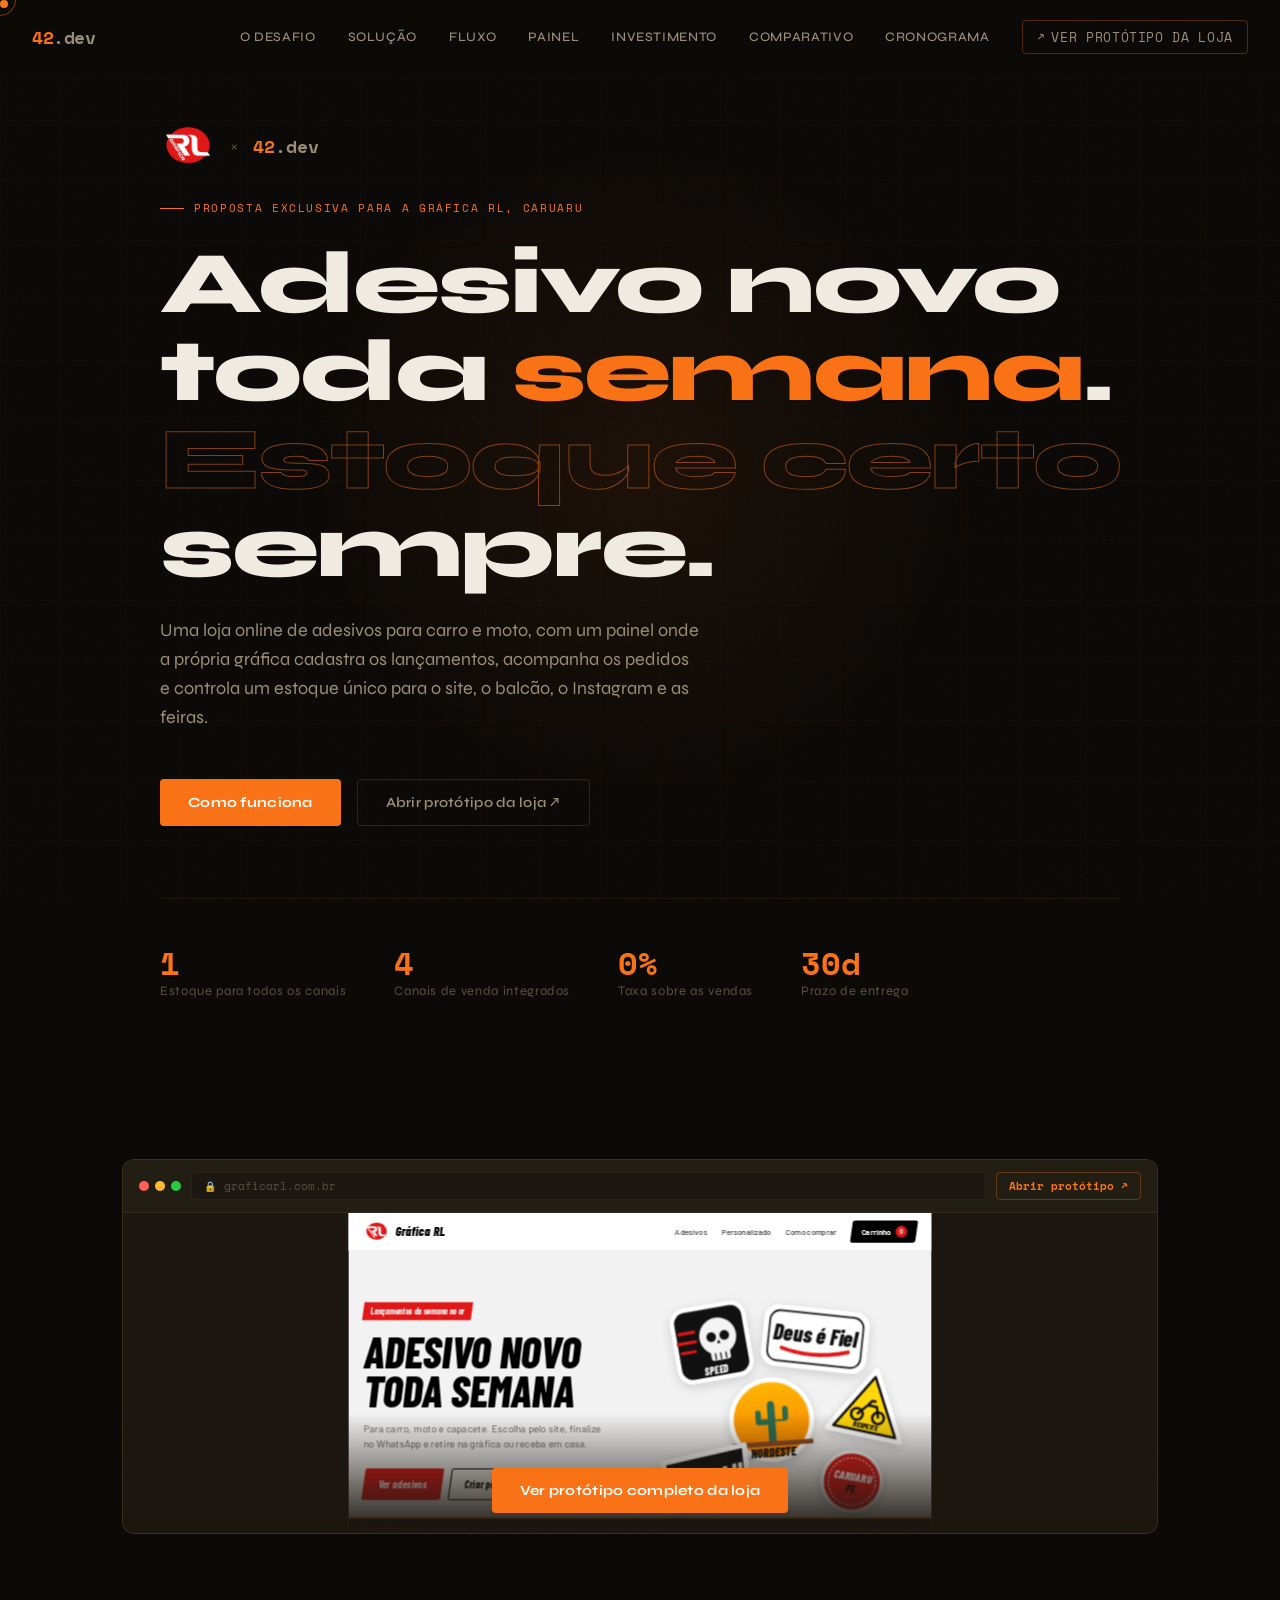
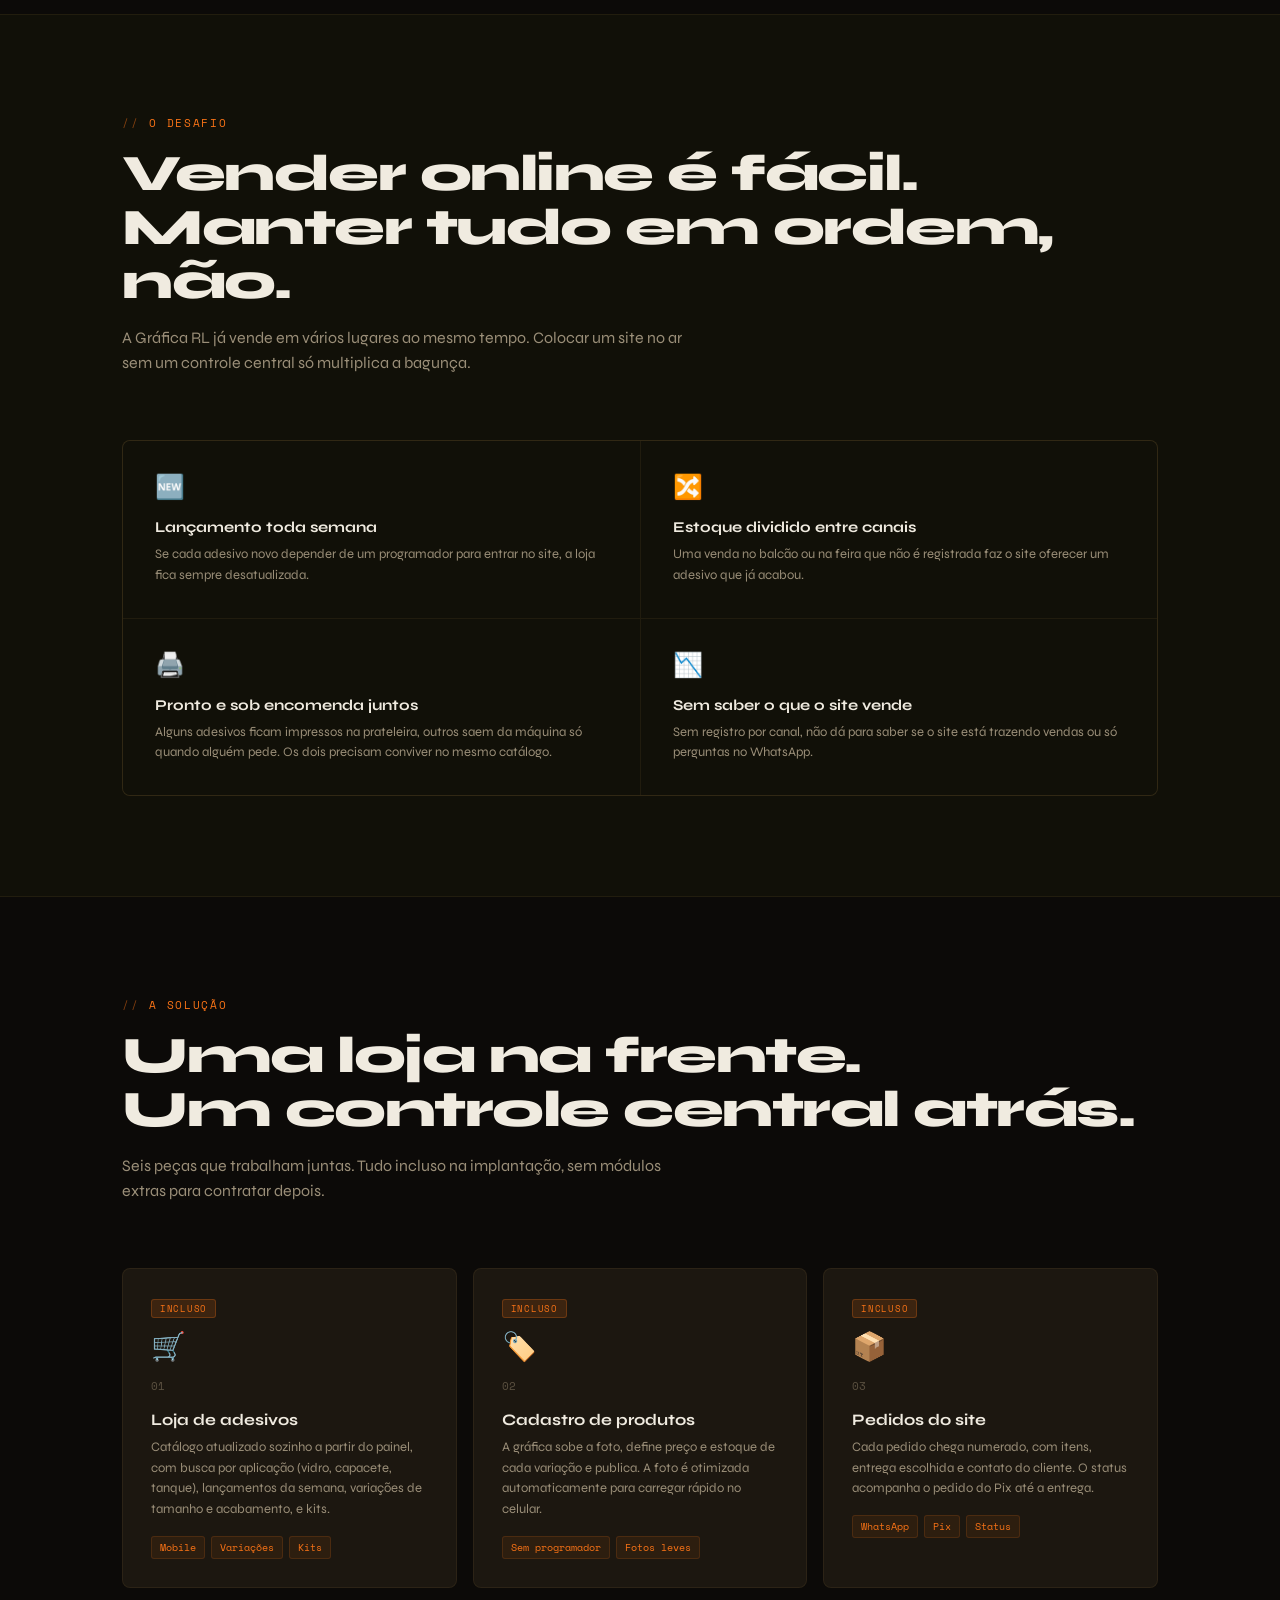
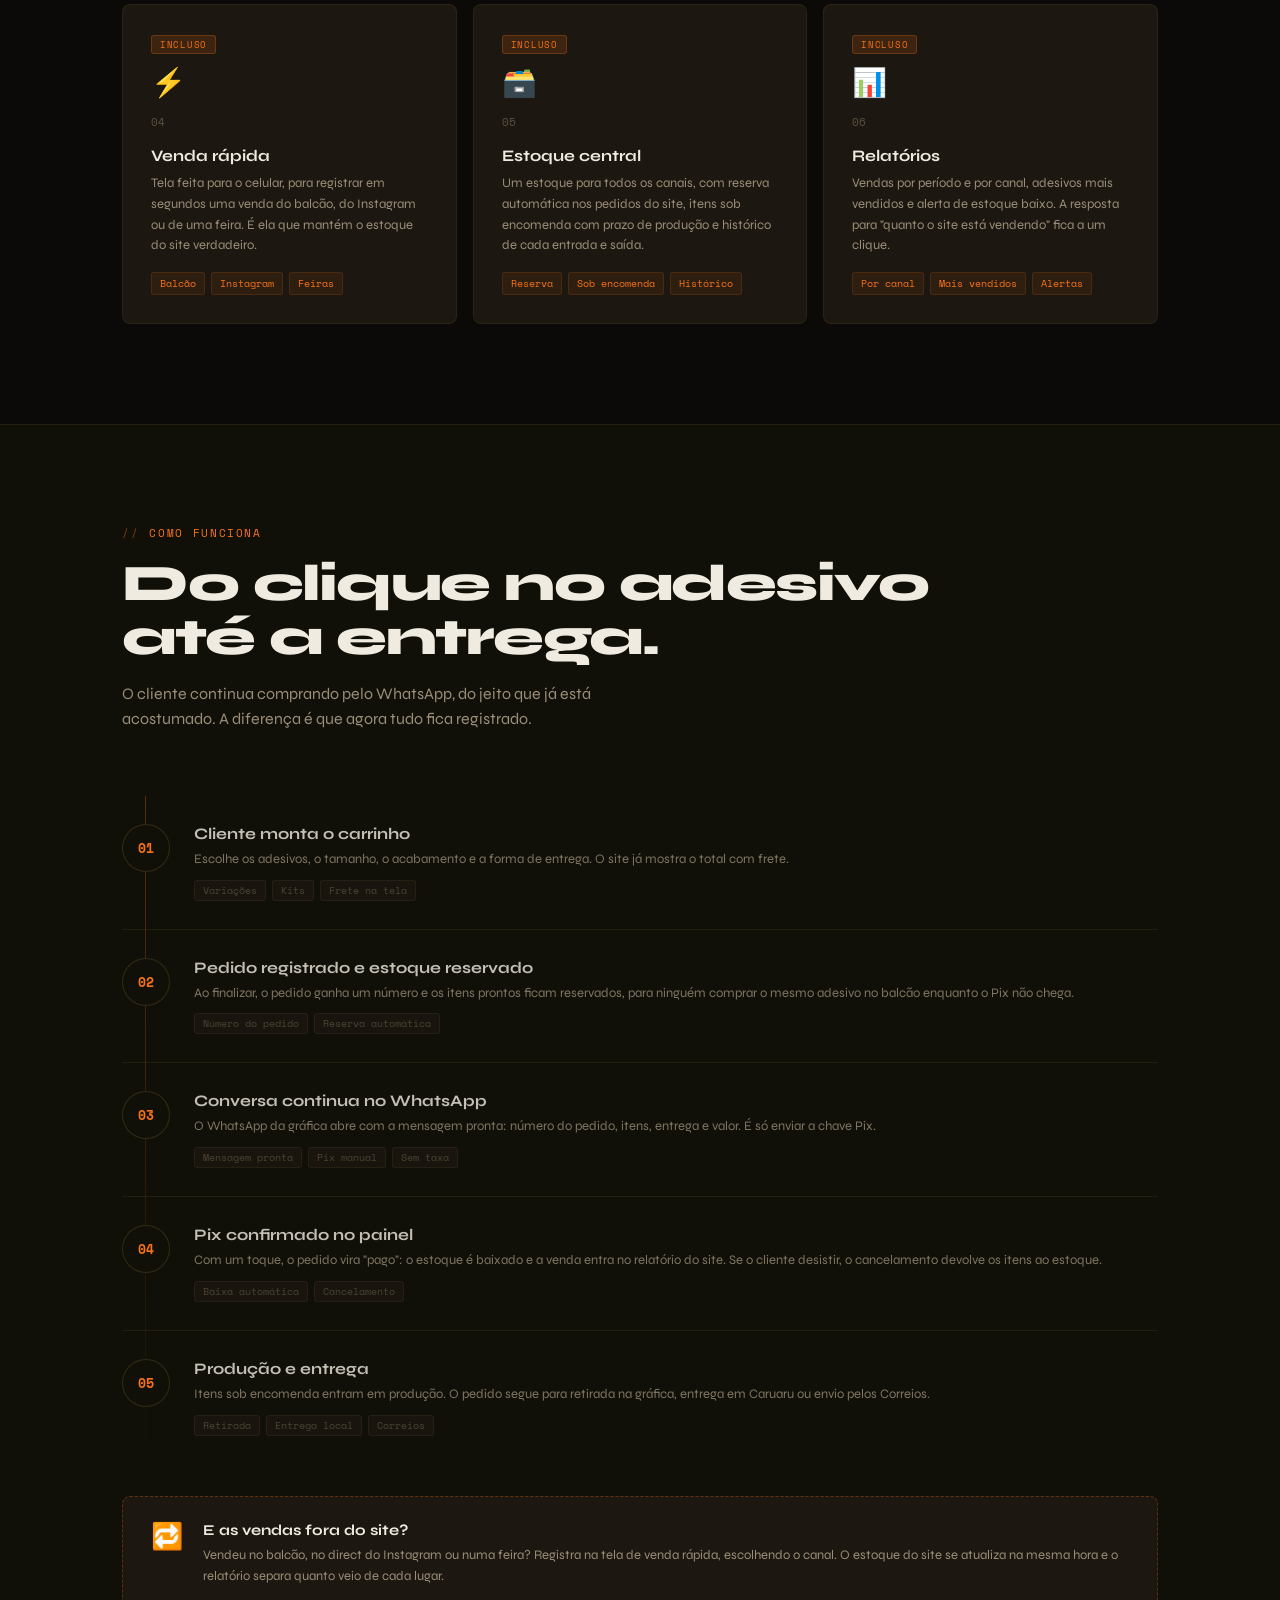
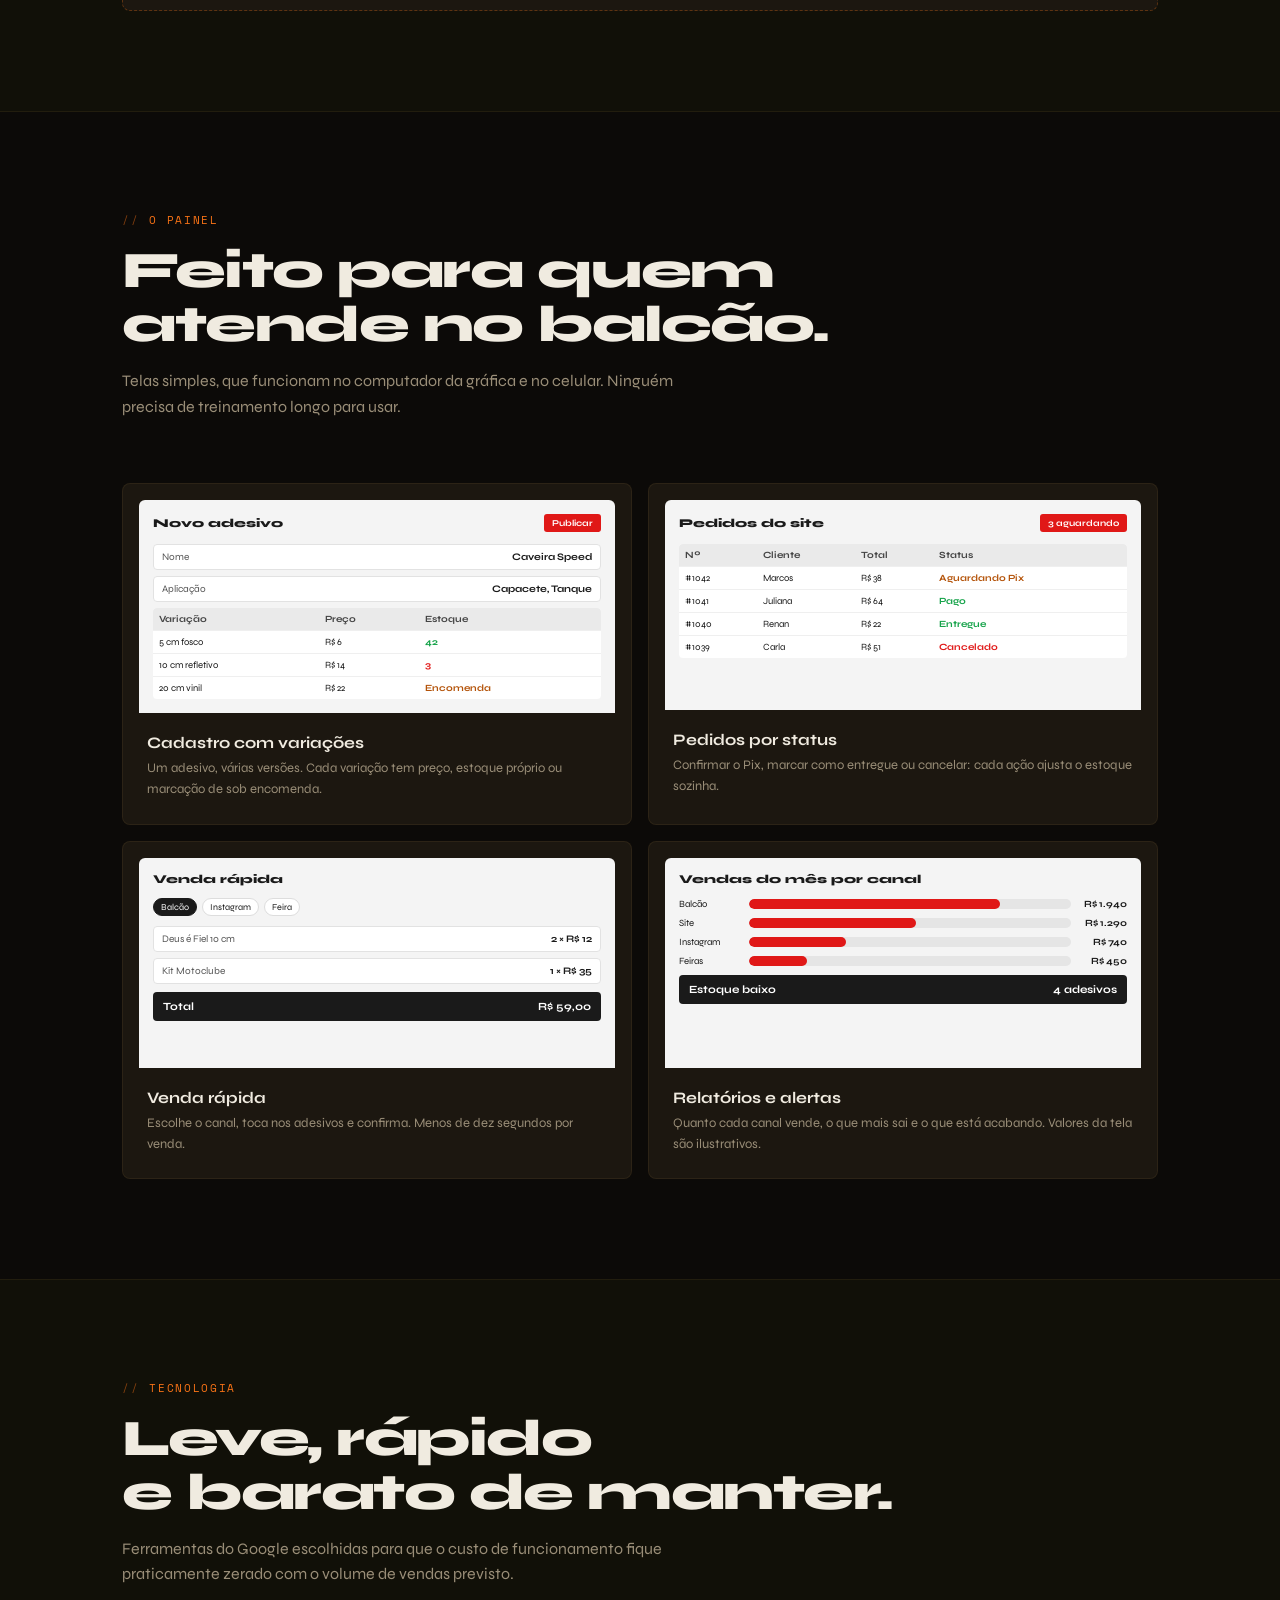
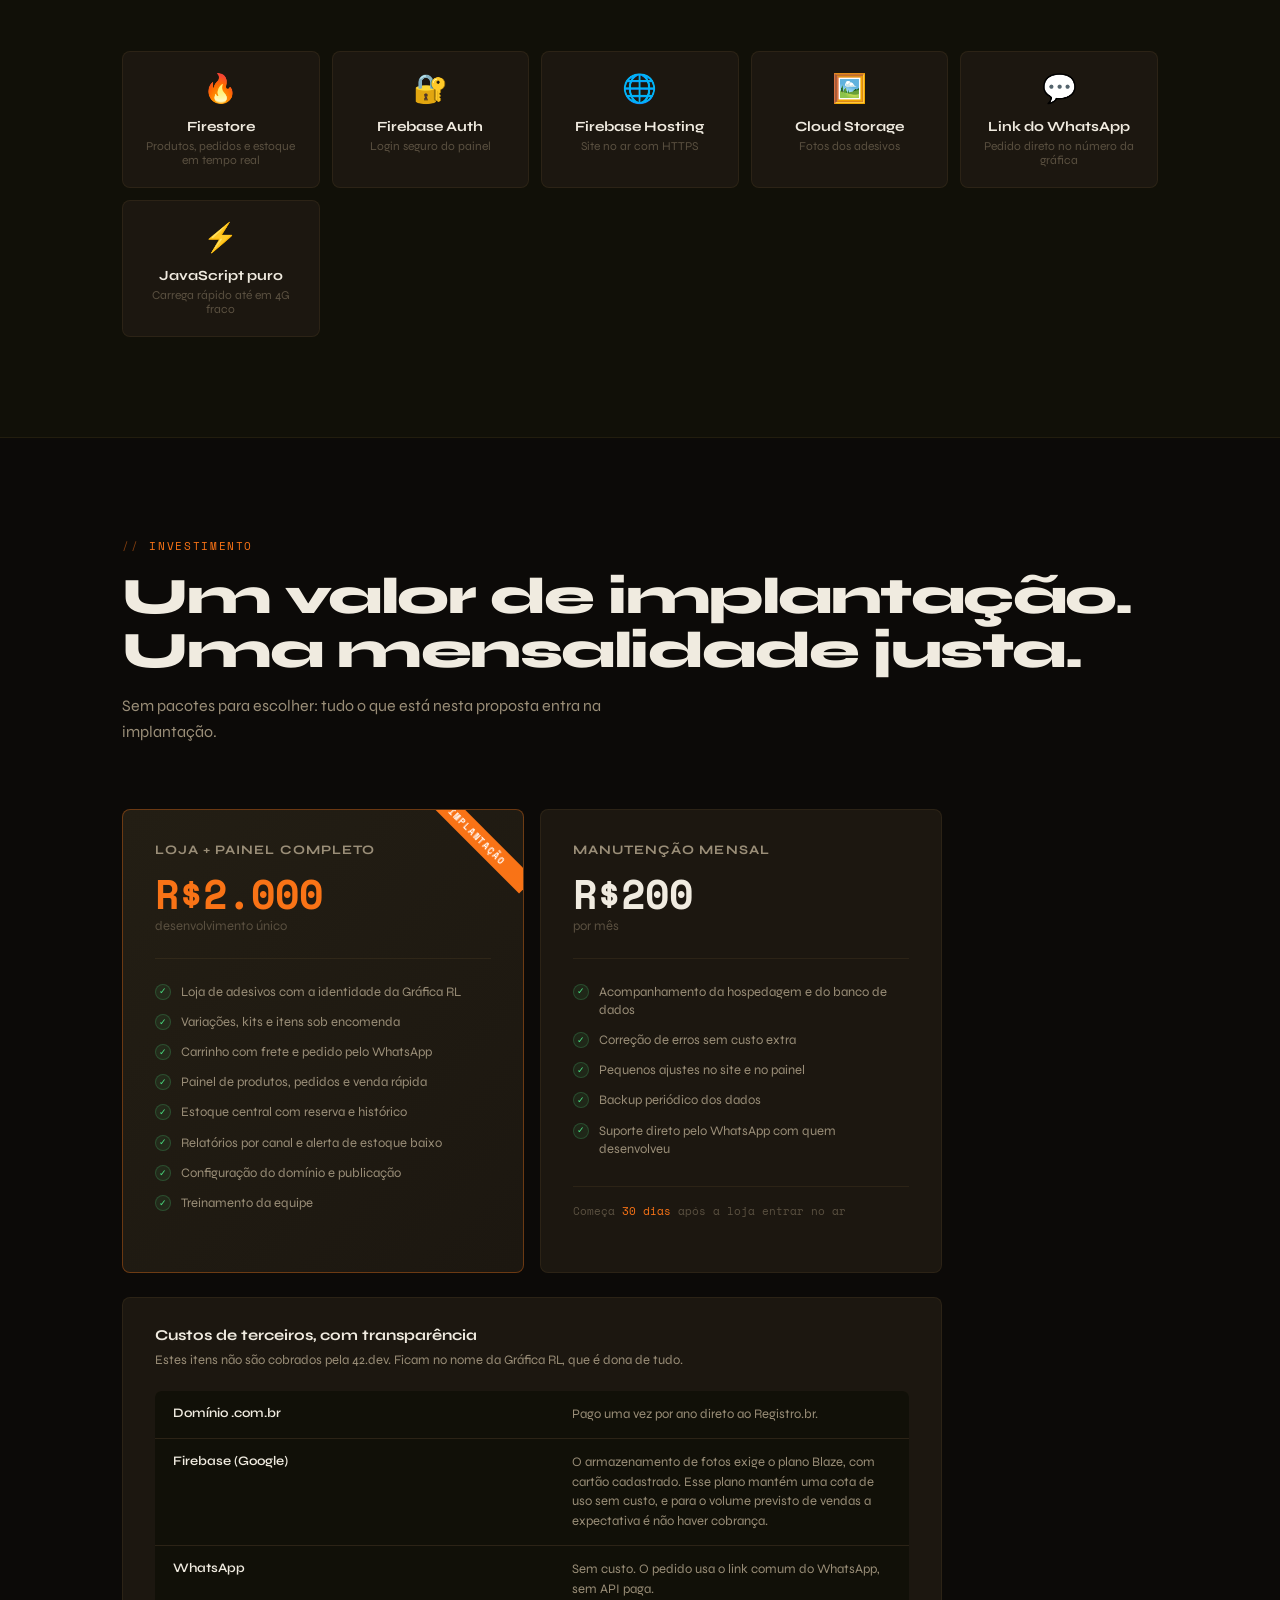
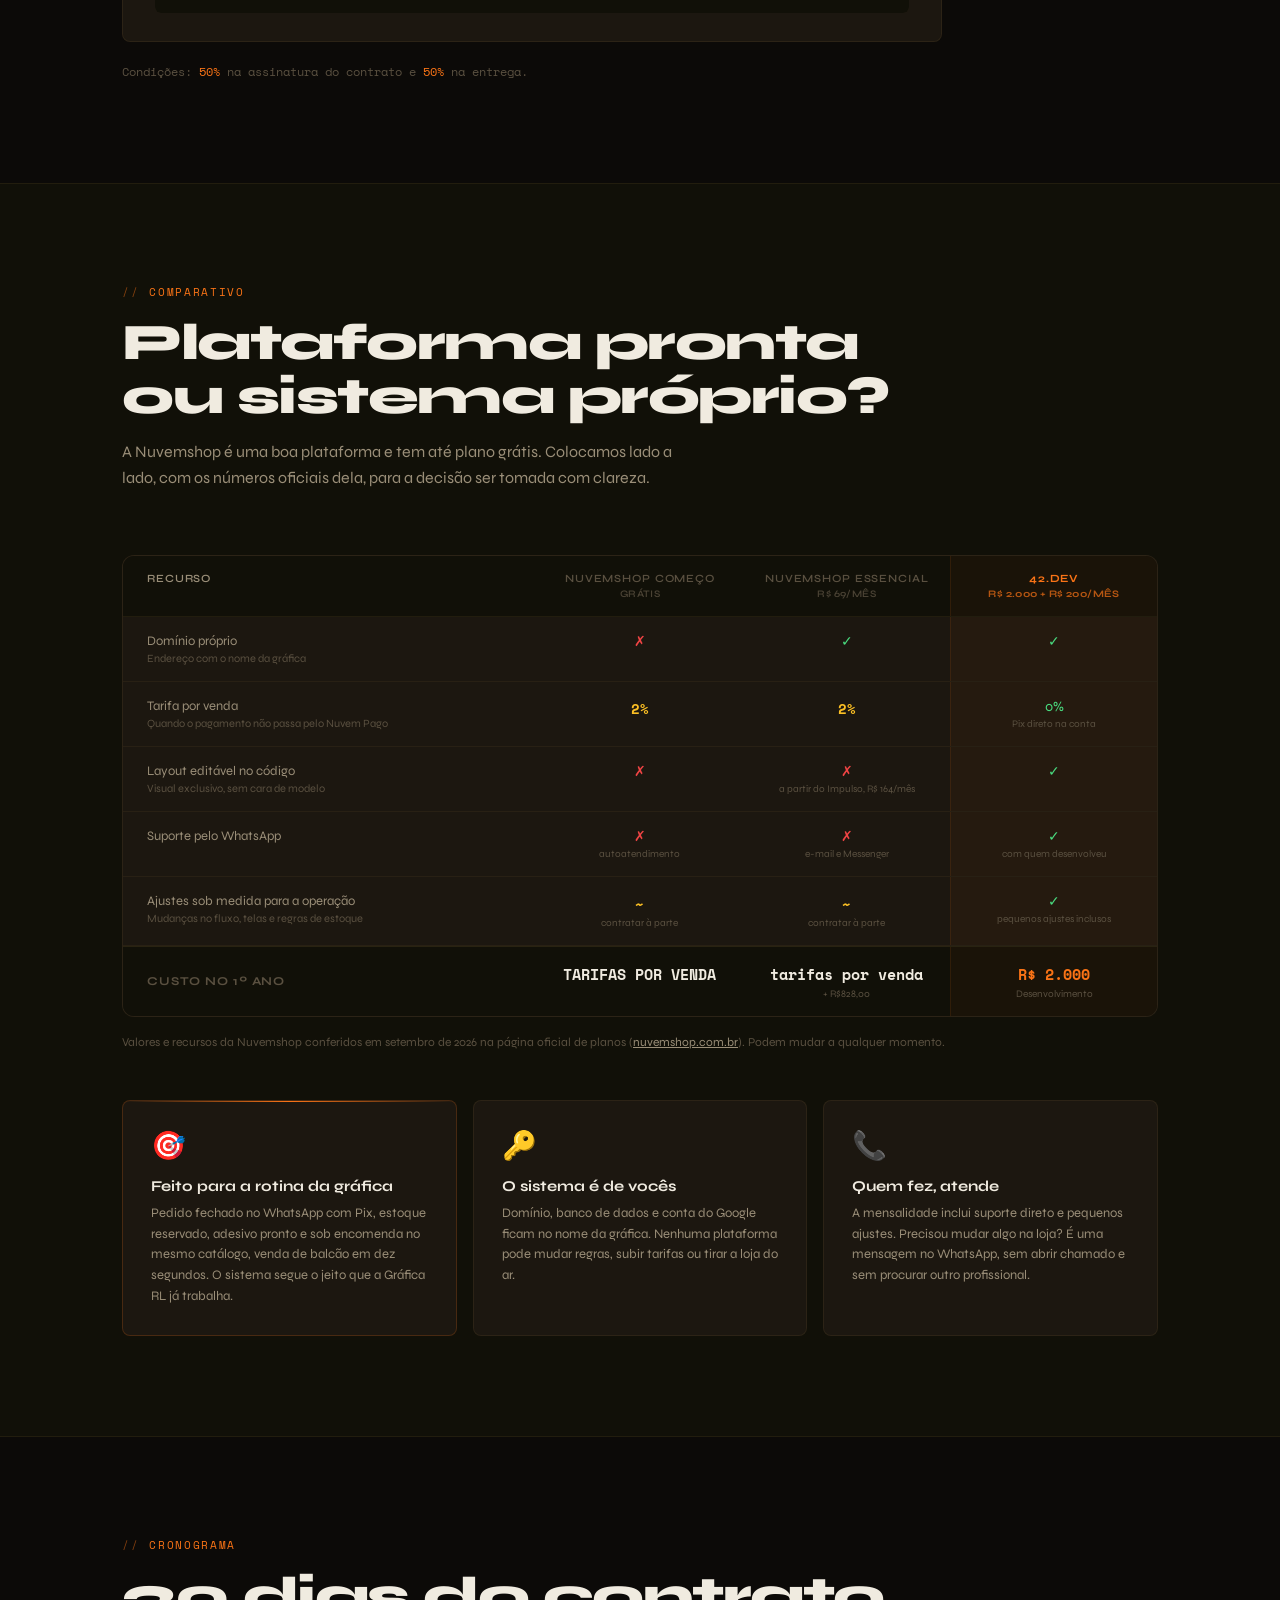
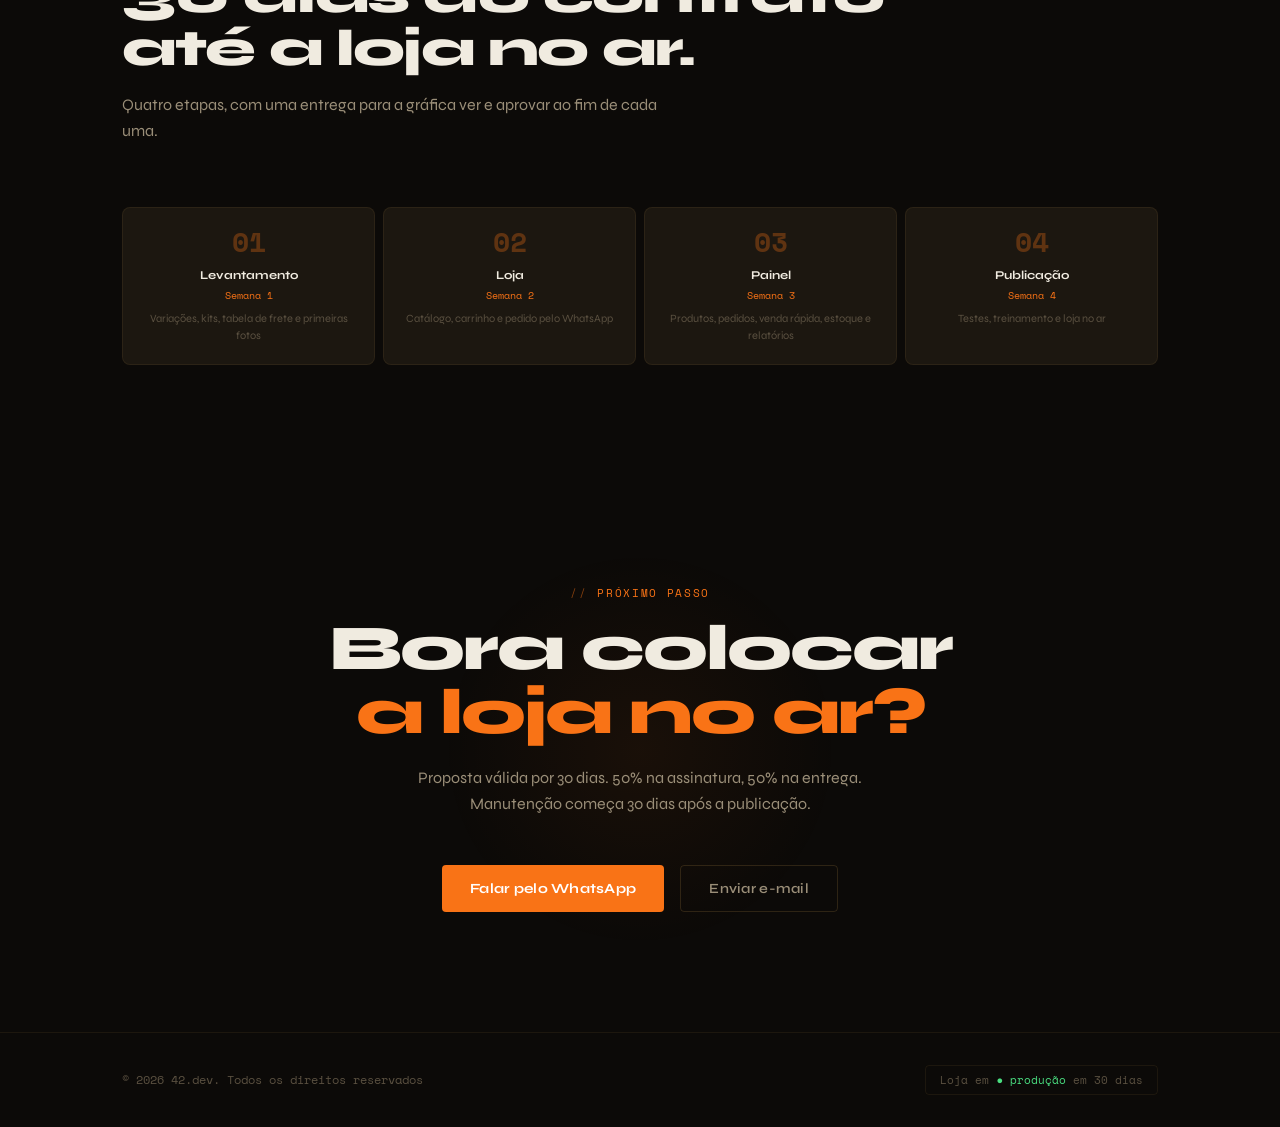
<file: index.html>
<!DOCTYPE html>
<html lang="pt-BR">
<head>
<meta charset="UTF-8">
<meta name="viewport" content="width=device-width, initial-scale=1.0">
<title>42.dev | Proposta para Gráfica RL</title>
<link rel="preconnect" href="https://fonts.googleapis.com">
<link rel="stylesheet" href="https://fonts.googleapis.com/css2?family=Space+Mono:ital,wght@0,400;0,700;1,400&family=Syne:wght@400;500;600;700;800&display=swap">
<link rel="stylesheet" href="style.css">
<link rel="shortcut icon" href="images/logo-graficarl.png" type="image/png">
</head>
<body>

<div class="cursor" id="cursor"></div>
<div class="cursor-ring" id="cursorRing"></div>

<!-- NAV -->
<nav>
  <div class="nav-inner">
    <div class="logo">42<span>.dev</span></div>
    <div class="nav-links">
      <a href="#problema">O desafio</a>
      <a href="#solucao">Solução</a>
      <a href="#fluxo">Fluxo</a>
      <a href="#painel">Painel</a>
      <a href="#precos">Investimento</a>
      <a href="#comparativo">Comparativo</a>
      <a href="#cronograma">Cronograma</a>
      <a href="graficarl.html" class="nav-preview" target="_blank">Ver protótipo da loja</a>
    </div>
  </div>
</nav>

<!-- HERO -->
<section class="hero">
  <div class="hero-glow"></div>
  <div class="container">
    <div class="hero-client">
      <img src="images/logo-graficarl.png" alt="Gráfica RL">
      <span class="hero-client-x">×</span>
      <span class="hero-client-dev">42<span>.dev</span></span>
    </div>
    <div class="hero-tag">Proposta exclusiva para a Gráfica RL, Caruaru</div>
    <h1>
      Adesivo novo<br>
      toda <span class="accent">semana</span>.<br>
      <em>Estoque certo</em><br>
      sempre.
    </h1>
    <p class="hero-desc">Uma loja online de adesivos para carro e moto, com um painel onde a própria gráfica cadastra os lançamentos, acompanha os pedidos e controla um estoque único para o site, o balcão, o Instagram e as feiras.</p>
    <div class="hero-actions">
      <a href="#solucao" class="btn-primary">Como funciona</a>
      <a href="graficarl.html" target="_blank" class="btn-outline">Abrir protótipo da loja ↗</a>
    </div>
    <div class="hero-stats">
      <div class="reveal"><div class="stat-num">1</div><div class="stat-label">Estoque para todos os canais</div></div>
      <div class="reveal"><div class="stat-num">4</div><div class="stat-label">Canais de venda integrados</div></div>
      <div class="reveal"><div class="stat-num">0%</div><div class="stat-label">Taxa sobre as vendas</div></div>
      <div class="reveal"><div class="stat-num">30d</div><div class="stat-label">Prazo de entrega</div></div>
    </div>
  </div>
</section>

<!-- PREVIEW DO SITE DO CLIENTE -->
<div class="container">
  <div class="preview-card reveal">
    <div class="preview-topbar">
      <div class="preview-dots">
        <div class="preview-dot" style="background:#FF5F57"></div>
        <div class="preview-dot" style="background:#FFBD2E"></div>
        <div class="preview-dot" style="background:#28CA41"></div>
      </div>
      <div class="preview-url">graficarl.com.br</div>
      <a href="graficarl.html" target="_blank" class="preview-open">Abrir protótipo ↗</a>
    </div>
    <div class="preview-body">
      <iframe src="graficarl.html" scrolling="no" tabindex="-1" title="Prévia do protótipo da loja"></iframe>
      <div class="preview-overlay">
        <a href="graficarl.html" target="_blank" class="btn-primary">Ver protótipo completo da loja</a>
      </div>
    </div>
  </div>
</div>

<!-- PROBLEMA -->
<section class="problema" id="problema">
  <div class="container">
    <div class="section-tag">O desafio</div>
    <h2 class="section-title reveal">Vender online é fácil.<br>Manter tudo em ordem, não.</h2>
    <p class="section-sub reveal">A Gráfica RL já vende em vários lugares ao mesmo tempo. Colocar um site no ar sem um controle central só multiplica a bagunça.</p>
    <div class="problema-grid reveal">
      <div class="problema-item">
        <span class="problema-icon">🆕</span>
        <div class="problema-title">Lançamento toda semana</div>
        <div class="problema-desc">Se cada adesivo novo depender de um programador para entrar no site, a loja fica sempre desatualizada.</div>
      </div>
      <div class="problema-item">
        <span class="problema-icon">🔀</span>
        <div class="problema-title">Estoque dividido entre canais</div>
        <div class="problema-desc">Uma venda no balcão ou na feira que não é registrada faz o site oferecer um adesivo que já acabou.</div>
      </div>
      <div class="problema-item">
        <span class="problema-icon">🖨️</span>
        <div class="problema-title">Pronto e sob encomenda juntos</div>
        <div class="problema-desc">Alguns adesivos ficam impressos na prateleira, outros saem da máquina só quando alguém pede. Os dois precisam conviver no mesmo catálogo.</div>
      </div>
      <div class="problema-item">
        <span class="problema-icon">📉</span>
        <div class="problema-title">Sem saber o que o site vende</div>
        <div class="problema-desc">Sem registro por canal, não dá para saber se o site está trazendo vendas ou só perguntas no WhatsApp.</div>
      </div>
    </div>
  </div>
</section>

<!-- SOLUÇÃO -->
<section id="solucao">
  <div class="container">
    <div class="section-tag">A solução</div>
    <h2 class="section-title reveal">Uma loja na frente.<br>Um controle central atrás.</h2>
    <p class="section-sub reveal">Seis peças que trabalham juntas. Tudo incluso na implantação, sem módulos extras para contratar depois.</p>
    <div class="modulos-grid">
      <div class="modulo-card reveal">
        <span class="badge-nucleo">Incluso</span>
        <span class="modulo-icon">🛒</span>
        <div class="modulo-num">01</div>
        <div class="modulo-name">Loja de adesivos</div>
        <div class="modulo-desc">Catálogo atualizado sozinho a partir do painel, com busca por aplicação (vidro, capacete, tanque), lançamentos da semana, variações de tamanho e acabamento, e kits.</div>
        <div class="modulo-tags"><span class="modulo-tag">Mobile</span><span class="modulo-tag">Variações</span><span class="modulo-tag">Kits</span></div>
      </div>
      <div class="modulo-card reveal">
        <span class="badge-nucleo">Incluso</span>
        <span class="modulo-icon">🏷️</span>
        <div class="modulo-num">02</div>
        <div class="modulo-name">Cadastro de produtos</div>
        <div class="modulo-desc">A gráfica sobe a foto, define preço e estoque de cada variação e publica. A foto é otimizada automaticamente para carregar rápido no celular.</div>
        <div class="modulo-tags"><span class="modulo-tag">Sem programador</span><span class="modulo-tag">Fotos leves</span></div>
      </div>
      <div class="modulo-card reveal">
        <span class="badge-nucleo">Incluso</span>
        <span class="modulo-icon">📦</span>
        <div class="modulo-num">03</div>
        <div class="modulo-name">Pedidos do site</div>
        <div class="modulo-desc">Cada pedido chega numerado, com itens, entrega escolhida e contato do cliente. O status acompanha o pedido do Pix até a entrega.</div>
        <div class="modulo-tags"><span class="modulo-tag">WhatsApp</span><span class="modulo-tag">Pix</span><span class="modulo-tag">Status</span></div>
      </div>
      <div class="modulo-card reveal">
        <span class="badge-nucleo">Incluso</span>
        <span class="modulo-icon">⚡</span>
        <div class="modulo-num">04</div>
        <div class="modulo-name">Venda rápida</div>
        <div class="modulo-desc">Tela feita para o celular, para registrar em segundos uma venda do balcão, do Instagram ou de uma feira. É ela que mantém o estoque do site verdadeiro.</div>
        <div class="modulo-tags"><span class="modulo-tag">Balcão</span><span class="modulo-tag">Instagram</span><span class="modulo-tag">Feiras</span></div>
      </div>
      <div class="modulo-card reveal">
        <span class="badge-nucleo">Incluso</span>
        <span class="modulo-icon">🗃️</span>
        <div class="modulo-num">05</div>
        <div class="modulo-name">Estoque central</div>
        <div class="modulo-desc">Um estoque para todos os canais, com reserva automática nos pedidos do site, itens sob encomenda com prazo de produção e histórico de cada entrada e saída.</div>
        <div class="modulo-tags"><span class="modulo-tag">Reserva</span><span class="modulo-tag">Sob encomenda</span><span class="modulo-tag">Histórico</span></div>
      </div>
      <div class="modulo-card reveal">
        <span class="badge-nucleo">Incluso</span>
        <span class="modulo-icon">📊</span>
        <div class="modulo-num">06</div>
        <div class="modulo-name">Relatórios</div>
        <div class="modulo-desc">Vendas por período e por canal, adesivos mais vendidos e alerta de estoque baixo. A resposta para "quanto o site está vendendo" fica a um clique.</div>
        <div class="modulo-tags"><span class="modulo-tag">Por canal</span><span class="modulo-tag">Mais vendidos</span><span class="modulo-tag">Alertas</span></div>
      </div>
    </div>
  </div>
</section>

<!-- FLUXO -->
<section id="fluxo" class="fluxo">
  <div class="container">
    <div class="section-tag">Como funciona</div>
    <h2 class="section-title reveal">Do clique no adesivo<br>até a entrega.</h2>
    <p class="section-sub reveal">O cliente continua comprando pelo WhatsApp, do jeito que já está acostumado. A diferença é que agora tudo fica registrado.</p>
    <div class="fluxo-steps">
      <div class="fluxo-step reveal">
        <div class="step-num">01</div>
        <div class="step-content">
          <div class="step-title">Cliente monta o carrinho</div>
          <div class="step-desc">Escolhe os adesivos, o tamanho, o acabamento e a forma de entrega. O site já mostra o total com frete.</div>
          <div class="step-chips"><span class="step-chip">Variações</span><span class="step-chip">Kits</span><span class="step-chip">Frete na tela</span></div>
        </div>
      </div>
      <div class="fluxo-step reveal">
        <div class="step-num">02</div>
        <div class="step-content">
          <div class="step-title">Pedido registrado e estoque reservado</div>
          <div class="step-desc">Ao finalizar, o pedido ganha um número e os itens prontos ficam reservados, para ninguém comprar o mesmo adesivo no balcão enquanto o Pix não chega.</div>
          <div class="step-chips"><span class="step-chip">Número do pedido</span><span class="step-chip">Reserva automática</span></div>
        </div>
      </div>
      <div class="fluxo-step reveal">
        <div class="step-num">03</div>
        <div class="step-content">
          <div class="step-title">Conversa continua no WhatsApp</div>
          <div class="step-desc">O WhatsApp da gráfica abre com a mensagem pronta: número do pedido, itens, entrega e valor. É só enviar a chave Pix.</div>
          <div class="step-chips"><span class="step-chip">Mensagem pronta</span><span class="step-chip">Pix manual</span><span class="step-chip">Sem taxa</span></div>
        </div>
      </div>
      <div class="fluxo-step reveal">
        <div class="step-num">04</div>
        <div class="step-content">
          <div class="step-title">Pix confirmado no painel</div>
          <div class="step-desc">Com um toque, o pedido vira "pago": o estoque é baixado e a venda entra no relatório do site. Se o cliente desistir, o cancelamento devolve os itens ao estoque.</div>
          <div class="step-chips"><span class="step-chip">Baixa automática</span><span class="step-chip">Cancelamento</span></div>
        </div>
      </div>
      <div class="fluxo-step reveal">
        <div class="step-num">05</div>
        <div class="step-content">
          <div class="step-title">Produção e entrega</div>
          <div class="step-desc">Itens sob encomenda entram em produção. O pedido segue para retirada na gráfica, entrega em Caruaru ou envio pelos Correios.</div>
          <div class="step-chips"><span class="step-chip">Retirada</span><span class="step-chip">Entrega local</span><span class="step-chip">Correios</span></div>
        </div>
      </div>
    </div>
    <div class="fluxo-paralelo reveal">
      <div class="fluxo-paralelo-icon">🔁</div>
      <div>
        <div class="fluxo-paralelo-title">E as vendas fora do site?</div>
        <div class="fluxo-paralelo-desc">Vendeu no balcão, no direct do Instagram ou numa feira? Registra na tela de venda rápida, escolhendo o canal. O estoque do site se atualiza na mesma hora e o relatório separa quanto veio de cada lugar.</div>
      </div>
    </div>
  </div>
</section>

<!-- PAINEL -->
<section id="painel">
  <div class="container">
    <div class="section-tag">O painel</div>
    <h2 class="section-title reveal">Feito para quem<br>atende no balcão.</h2>
    <p class="section-sub reveal">Telas simples, que funcionam no computador da gráfica e no celular. Ninguém precisa de treinamento longo para usar.</p>
    <div class="painel-grid">
      <div class="painel-card reveal">
        <div class="painel-screen" aria-hidden="true">
          <div class="ps-top"><div class="ps-title">Novo adesivo</div><div class="ps-btn">Publicar</div></div>
          <div class="ps-field">Nome <b>Caveira Speed</b></div>
          <div class="ps-field">Aplicação <b>Capacete, Tanque</b></div>
          <table class="ps-table">
            <tr><th>Variação</th><th>Preço</th><th>Estoque</th></tr>
            <tr><td>5 cm fosco</td><td>R$ 6</td><td class="ps-ok">42</td></tr>
            <tr><td>10 cm refletivo</td><td>R$ 14</td><td class="ps-low">3</td></tr>
            <tr><td>20 cm vinil</td><td>R$ 22</td><td class="ps-enc">Encomenda</td></tr>
          </table>
        </div>
        <div class="painel-info">
          <div class="painel-name">Cadastro com variações</div>
          <div class="painel-desc">Um adesivo, várias versões. Cada variação tem preço, estoque próprio ou marcação de sob encomenda.</div>
        </div>
      </div>
      <div class="painel-card reveal">
        <div class="painel-screen" aria-hidden="true">
          <div class="ps-top"><div class="ps-title">Pedidos do site</div><div class="ps-btn">3 aguardando</div></div>
          <table class="ps-table">
            <tr><th>Nº</th><th>Cliente</th><th>Total</th><th>Status</th></tr>
            <tr><td>#1042</td><td>Marcos</td><td>R$ 38</td><td class="ps-enc">Aguardando Pix</td></tr>
            <tr><td>#1041</td><td>Juliana</td><td>R$ 64</td><td class="ps-ok">Pago</td></tr>
            <tr><td>#1040</td><td>Renan</td><td>R$ 22</td><td class="ps-ok">Entregue</td></tr>
            <tr><td>#1039</td><td>Carla</td><td>R$ 51</td><td class="ps-low">Cancelado</td></tr>
          </table>
        </div>
        <div class="painel-info">
          <div class="painel-name">Pedidos por status</div>
          <div class="painel-desc">Confirmar o Pix, marcar como entregue ou cancelar: cada ação ajusta o estoque sozinha.</div>
        </div>
      </div>
      <div class="painel-card reveal">
        <div class="painel-screen" aria-hidden="true">
          <div class="ps-top"><div class="ps-title">Venda rápida</div></div>
          <div class="ps-chips"><span class="ps-chip on">Balcão</span><span class="ps-chip">Instagram</span><span class="ps-chip">Feira</span></div>
          <div class="ps-field">Deus é Fiel 10 cm <b>2 × R$ 12</b></div>
          <div class="ps-field">Kit Motoclube <b>1 × R$ 35</b></div>
          <div class="ps-total"><span>Total</span><span>R$ 59,00</span></div>
        </div>
        <div class="painel-info">
          <div class="painel-name">Venda rápida</div>
          <div class="painel-desc">Escolhe o canal, toca nos adesivos e confirma. Menos de dez segundos por venda.</div>
        </div>
      </div>
      <div class="painel-card reveal">
        <div class="painel-screen" aria-hidden="true">
          <div class="ps-top"><div class="ps-title">Vendas do mês por canal</div></div>
          <div class="ps-bars">
            <div class="ps-bar-row">Balcão<div class="ps-bar"><span style="width:78%"></span></div><b>R$ 1.940</b></div>
            <div class="ps-bar-row">Site<div class="ps-bar"><span style="width:52%"></span></div><b>R$ 1.290</b></div>
            <div class="ps-bar-row">Instagram<div class="ps-bar"><span style="width:30%"></span></div><b>R$ 740</b></div>
            <div class="ps-bar-row">Feiras<div class="ps-bar"><span style="width:18%"></span></div><b>R$ 450</b></div>
          </div>
          <div class="ps-total"><span>Estoque baixo</span><span>4 adesivos</span></div>
        </div>
        <div class="painel-info">
          <div class="painel-name">Relatórios e alertas</div>
          <div class="painel-desc">Quanto cada canal vende, o que mais sai e o que está acabando. Valores da tela são ilustrativos.</div>
        </div>
      </div>
    </div>
  </div>
</section>

<!-- STACK -->
<section id="stack" class="fluxo">
  <div class="container">
    <div class="section-tag">Tecnologia</div>
    <h2 class="section-title reveal">Leve, rápido<br>e barato de manter.</h2>
    <p class="section-sub reveal">Ferramentas do Google escolhidas para que o custo de funcionamento fique praticamente zerado com o volume de vendas previsto.</p>
    <div class="stack-grid">
      <div class="stack-item reveal"><span class="stack-icon">🔥</span><div class="stack-name">Firestore</div><div class="stack-role">Produtos, pedidos e estoque em tempo real</div></div>
      <div class="stack-item reveal"><span class="stack-icon">🔐</span><div class="stack-name">Firebase Auth</div><div class="stack-role">Login seguro do painel</div></div>
      <div class="stack-item reveal"><span class="stack-icon">🌐</span><div class="stack-name">Firebase Hosting</div><div class="stack-role">Site no ar com HTTPS</div></div>
      <div class="stack-item reveal"><span class="stack-icon">🖼️</span><div class="stack-name">Cloud Storage</div><div class="stack-role">Fotos dos adesivos</div></div>
      <div class="stack-item reveal"><span class="stack-icon">💬</span><div class="stack-name">Link do WhatsApp</div><div class="stack-role">Pedido direto no número da gráfica</div></div>
      <div class="stack-item reveal"><span class="stack-icon">⚡</span><div class="stack-name">JavaScript puro</div><div class="stack-role">Carrega rápido até em 4G fraco</div></div>
    </div>
  </div>
</section>

<!-- PRECOS -->
<section id="precos">
  <div class="container">
    <div class="section-tag">Investimento</div>
    <h2 class="section-title reveal">Um valor de implantação.<br>Uma mensalidade justa.</h2>
    <p class="section-sub reveal">Sem pacotes para escolher: tudo o que está nesta proposta entra na implantação.</p>
    <div class="precos-grid dois">
      <div class="preco-card destaque reveal">
        <div class="preco-nome">Loja + painel completo</div>
        <div class="preco-valor">R$2.000</div>
        <div class="preco-periodo">desenvolvimento único</div>
        <div class="preco-divider"></div>
        <div class="preco-items">
          <div class="preco-item"><div class="preco-item-dot"></div>Loja de adesivos com a identidade da Gráfica RL</div>
          <div class="preco-item"><div class="preco-item-dot"></div>Variações, kits e itens sob encomenda</div>
          <div class="preco-item"><div class="preco-item-dot"></div>Carrinho com frete e pedido pelo WhatsApp</div>
          <div class="preco-item"><div class="preco-item-dot"></div>Painel de produtos, pedidos e venda rápida</div>
          <div class="preco-item"><div class="preco-item-dot"></div>Estoque central com reserva e histórico</div>
          <div class="preco-item"><div class="preco-item-dot"></div>Relatórios por canal e alerta de estoque baixo</div>
          <div class="preco-item"><div class="preco-item-dot"></div>Configuração do domínio e publicação</div>
          <div class="preco-item"><div class="preco-item-dot"></div>Treinamento da equipe</div>
        </div>
      </div>
      <div class="preco-card reveal">
        <div class="preco-nome">Manutenção mensal</div>
        <div class="preco-valor">R$200</div>
        <div class="preco-periodo">por mês</div>
        <div class="preco-divider"></div>
        <div class="preco-items">
          <div class="preco-item"><div class="preco-item-dot"></div>Acompanhamento da hospedagem e do banco de dados</div>
          <div class="preco-item"><div class="preco-item-dot"></div>Correção de erros sem custo extra</div>
          <div class="preco-item"><div class="preco-item-dot"></div>Pequenos ajustes no site e no painel</div>
          <div class="preco-item"><div class="preco-item-dot"></div>Backup periódico dos dados</div>
          <div class="preco-item"><div class="preco-item-dot"></div>Suporte direto pelo WhatsApp com quem desenvolveu</div>
        </div>
        <div class="mens-note">Começa <span>30 dias</span> após a loja entrar no ar</div>
      </div>
    </div>

    <div class="custos-box reveal">
      <div class="custos-title">Custos de terceiros, com transparência</div>
      <div class="custos-sub">Estes itens não são cobrados pela 42.dev. Ficam no nome da Gráfica RL, que é dona de tudo.</div>
      <div class="custos-list">
        <div class="custos-row"><div>Domínio .com.br</div><div>Pago uma vez por ano direto ao Registro.br.</div></div>
        <div class="custos-row"><div>Firebase (Google)</div><div>O armazenamento de fotos exige o plano Blaze, com cartão cadastrado. Esse plano mantém uma cota de uso sem custo, e para o volume previsto de vendas a expectativa é não haver cobrança.</div></div>
        <div class="custos-row"><div>WhatsApp</div><div>Sem custo. O pedido usa o link comum do WhatsApp, sem API paga.</div></div>
      </div>
    </div>
    <p class="pagamento-note">Condições: <span>50%</span> na assinatura do contrato e <span>50%</span> na entrega.</p>
  </div>
</section>

<!-- COMPARATIVO -->
<section id="comparativo" class="precos">
  <div class="container">
    <div class="section-tag">Comparativo</div>
    <h2 class="section-title reveal">Plataforma pronta<br>ou sistema próprio?</h2>
    <p class="section-sub reveal">A Nuvemshop é uma boa plataforma e tem até plano grátis. Colocamos lado a lado, com os números oficiais dela, para a decisão ser tomada com clareza.</p>

    <div class="comp-table reveal">
      <div class="comp-scroll">
        <div class="comp-inner">
          <div class="comp-row comp-head">
            <div>Recurso</div>
            <div>Nuvemshop Começo<small>grátis</small></div>
            <div>Nuvemshop Essencial<small>R$ 69/mês</small></div>
            <div>42.dev<small>R$ 2.000 + R$ 200/mês</small></div>
          </div>
          <div class="comp-row">
            <div>Domínio próprio<span class="rotulo-sub">Endereço com o nome da gráfica</span></div>
            <div><span class="nao">✗</span></div>
            <div><span class="sim">✓</span></div>
            <div><span class="sim">✓</span></div>
          </div>
          <div class="comp-row">
            <div>Tarifa por venda<span class="rotulo-sub">Quando o pagamento não passa pelo Nuvem Pago</span></div>
            <div><span class="parcial">2%</span></div>
            <div><span class="parcial">2%</span></div>
            <div><span class="sim">0%</span><span class="obs">Pix direto na conta</span></div>
          </div>
          <div class="comp-row">
            <div>Layout editável no código<span class="rotulo-sub">Visual exclusivo, sem cara de modelo</span></div>
            <div><span class="nao">✗</span></div>
            <div><span class="nao">✗</span><span class="obs">a partir do Impulso, R$ 164/mês</span></div>
            <div><span class="sim">✓</span></div>
          </div>
          <div class="comp-row">
            <div>Suporte pelo WhatsApp</div>
            <div><span class="nao">✗</span><span class="obs">autoatendimento</span></div>
            <div><span class="nao">✗</span><span class="obs">e-mail e Messenger</span></div>
            <div><span class="sim">✓</span><span class="obs">com quem desenvolveu</span></div>
          </div>
          <div class="comp-row">
            <div>Ajustes sob medida para a operação<span class="rotulo-sub">Mudanças no fluxo, telas e regras de estoque</span></div>
            <div><span class="parcial">~</span><span class="obs">contratar à parte</span></div>
            <div><span class="parcial">~</span><span class="obs">contratar à parte</span></div>
            <div><span class="sim">✓</span><span class="obs">pequenos ajustes inclusos</span></div>
          </div>
          <div class="comp-row comp-foot">
            <div>Custo no 1º ano</div>
            <div><div class="valor">TARIFAS POR VENDA</div></div>
            <div><div class="valor">tarifas por venda</div><span class="obs">+ R$828,00</span></div>
            <div><div class="valor">R$ 2.000</div><span class="obs">Desenvolvimento</span></div>
          </div>
        </div>
      </div>
    </div>
    <p class="comp-fonte">Valores e recursos da Nuvemshop conferidos em setembro de 2026 na página oficial de planos (<a href="https://www.nuvemshop.com.br/blog/planos-nuvemshop/" target="_blank" rel="noopener">nuvemshop.com.br</a>). Podem mudar a qualquer momento.</p>

    <div class="argumentos-grid">
      <div class="argumento forte reveal">
        <div class="argumento-icon">🎯</div>
        <div class="argumento-title">Feito para a rotina da gráfica</div>
        <div class="argumento-desc">Pedido fechado no WhatsApp com Pix, estoque reservado, adesivo pronto e sob encomenda no mesmo catálogo, venda de balcão em dez segundos. O sistema segue o jeito que a Gráfica RL já trabalha.</div>
      </div>
      <div class="argumento reveal">
        <div class="argumento-icon">🔑</div>
        <div class="argumento-title">O sistema é de vocês</div>
        <div class="argumento-desc">Domínio, banco de dados e conta do Google ficam no nome da gráfica. Nenhuma plataforma pode mudar regras, subir tarifas ou tirar a loja do ar.</div>
      </div>
      <div class="argumento reveal">
        <div class="argumento-icon">📞</div>
        <div class="argumento-title">Quem fez, atende</div>
        <div class="argumento-desc">A mensalidade inclui suporte direto e pequenos ajustes. Precisou mudar algo na loja? É uma mensagem no WhatsApp, sem abrir chamado e sem procurar outro profissional.</div>
      </div>
    </div>
  </div>
</section>

<!-- CRONOGRAMA -->
<section id="cronograma">
  <div class="container">
    <div class="section-tag">Cronograma</div>
    <h2 class="section-title reveal">30 dias do contrato<br>até a loja no ar.</h2>
    <p class="section-sub reveal">Quatro etapas, com uma entrega para a gráfica ver e aprovar ao fim de cada uma.</p>
    <div class="cronograma-grid reveal">
      <div class="crono-fase"><div class="crono-num">01</div><div class="crono-title">Levantamento</div><div class="crono-semanas">Semana 1</div><div class="crono-desc">Variações, kits, tabela de frete e primeiras fotos</div></div>
      <div class="crono-fase"><div class="crono-num">02</div><div class="crono-title">Loja</div><div class="crono-semanas">Semana 2</div><div class="crono-desc">Catálogo, carrinho e pedido pelo WhatsApp</div></div>
      <div class="crono-fase"><div class="crono-num">03</div><div class="crono-title">Painel</div><div class="crono-semanas">Semana 3</div><div class="crono-desc">Produtos, pedidos, venda rápida, estoque e relatórios</div></div>
      <div class="crono-fase"><div class="crono-num">04</div><div class="crono-title">Publicação</div><div class="crono-semanas">Semana 4</div><div class="crono-desc">Testes, treinamento e loja no ar</div></div>
    </div>
  </div>
</section>

<!-- CTA -->
<section class="cta-section">
  <div class="cta-glow"></div>
  <div class="container">
    <div class="section-tag" style="justify-content:center">Próximo passo</div>
    <h2>Bora colocar<br><span style="color:var(--accent)">a loja no ar?</span></h2>
    <p>Proposta válida por 30 dias. 50% na assinatura, 50% na entrega.<br>Manutenção começa 30 dias após a publicação.</p>
    <div class="cta-actions">
      <a href="https://wa.me/5581981279574" class="btn-primary" target="_blank" rel="noopener">Falar pelo WhatsApp</a>
      <a href="mailto:augustolopes230@gmail.com" class="btn-outline">Enviar e-mail</a>
    </div>
  </div>
</section>

<footer>
  <div class="container">
    <div class="footer-inner">
      <div class="footer-copy">© 2026 42.dev. Todos os direitos reservados</div>
      <div class="footer-badge">Loja em <span>● produção</span> em 30 dias</div>
    </div>
  </div>
</footer>

<script>
  const cursor = document.getElementById('cursor');
  const ring = document.getElementById('cursorRing');
  let mx = 0, my = 0, rx = 0, ry = 0;
  document.addEventListener('mousemove', e => { mx = e.clientX; my = e.clientY; cursor.style.left = mx - 4 + 'px'; cursor.style.top = my - 4 + 'px'; });
  function animRing() { rx += (mx - rx) * 0.12; ry += (my - ry) * 0.12; ring.style.left = rx - 16 + 'px'; ring.style.top = ry - 16 + 'px'; requestAnimationFrame(animRing); }
  animRing();
  document.querySelectorAll('a, button').forEach(el => { el.addEventListener('mouseenter', () => { ring.style.transform = 'scale(1.5)'; ring.style.borderColor = 'rgba(249,115,22,0.8)'; }); el.addEventListener('mouseleave', () => { ring.style.transform = 'scale(1)'; ring.style.borderColor = 'rgba(249,115,22,0.5)'; }); });
  const reveals = document.querySelectorAll('.reveal');
  const obs = new IntersectionObserver(entries => { entries.forEach(e => { if (e.isIntersecting) e.target.classList.add('visible'); }); }, { threshold: 0.1 });
  reveals.forEach(el => obs.observe(el));
  document.querySelectorAll('.hero-stats .reveal').forEach((el, i) => { el.style.transitionDelay = (i * 0.1) + 's'; });
</script>
</body>
</html>
</file>
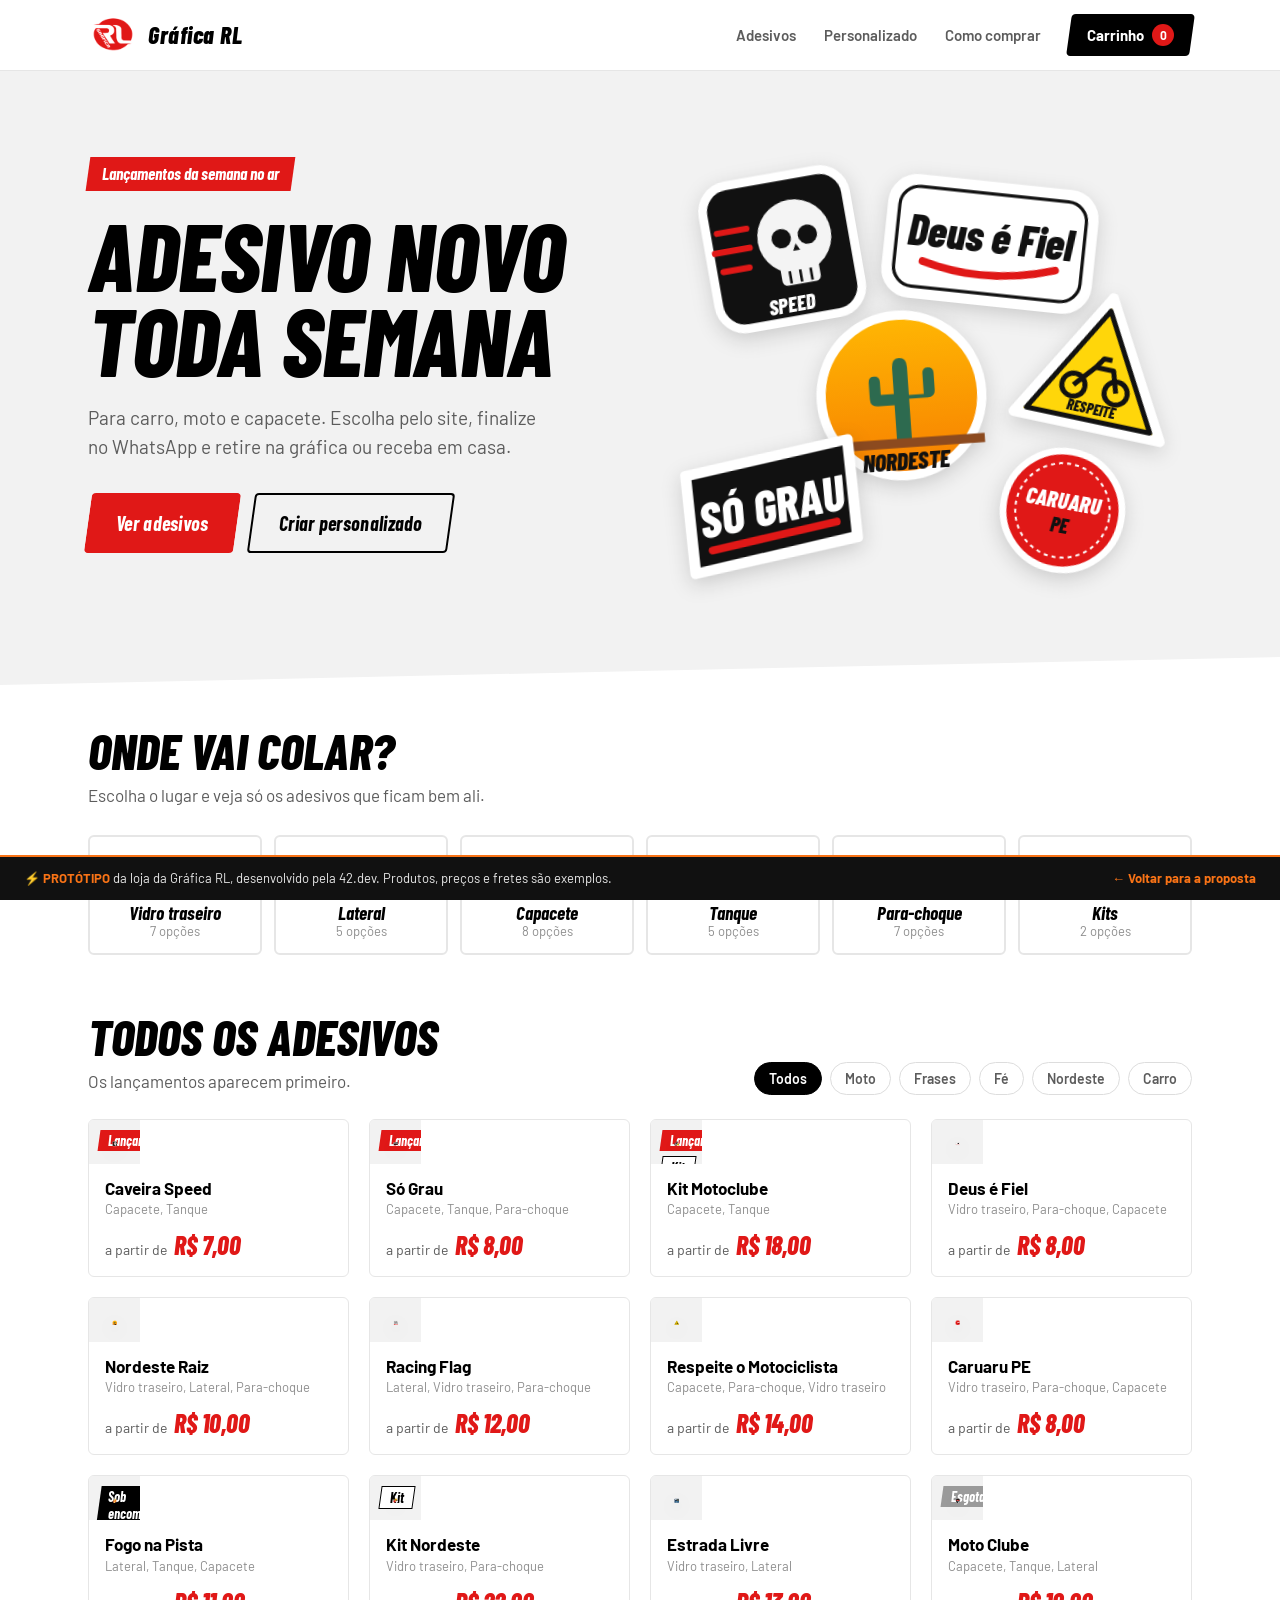
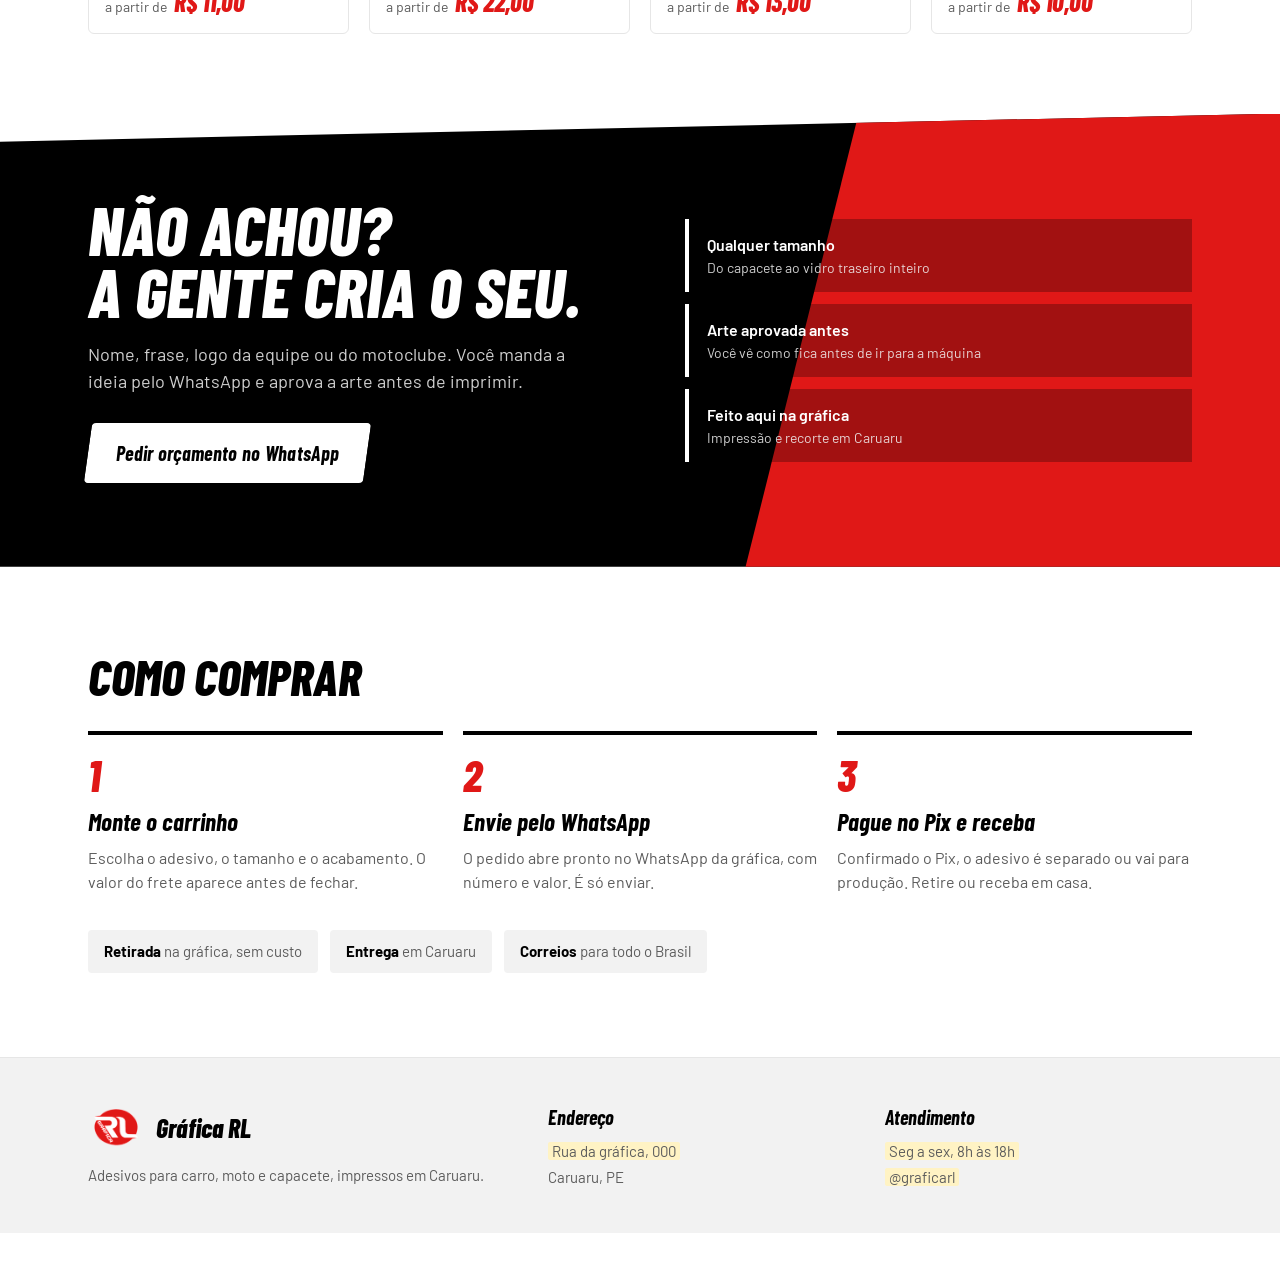
<file: graficarl.html>
<!DOCTYPE html>
<html lang="pt-BR">
<head>
<meta charset="UTF-8">
<meta name="viewport" content="width=device-width, initial-scale=1.0">
<title>Gráfica RL | Adesivos para carro e moto</title>
<link rel="preconnect" href="https://fonts.googleapis.com">
<link rel="stylesheet" href="https://fonts.googleapis.com/css2?family=Barlow+Condensed:ital,wght@1,600;1,700;1,800&family=Barlow:wght@400;500;600;700&display=swap">
<link rel="stylesheet" href="stylerl.css">
<link rel="shortcut icon" href="images/logo-graficarl.png" type="image/png">
</head>
<body>

<!-- NAV -->
<header class="nav">
  <div class="wrap nav-inner">
    <a href="#topo" class="nav-marca">
      <img src="images/logo-graficarl.png" alt="Gráfica RL">
      <strong>Gráfica RL</strong>
    </a>
    <nav class="nav-links" aria-label="Seções">
      <a href="#catalogo">Adesivos</a>
      <a href="#personalizado">Personalizado</a>
      <a href="#como">Como comprar</a>
      <button class="btn-carrinho" id="abrirCarrinho" aria-label="Abrir carrinho">
        <span>Carrinho</span><span class="carrinho-qtd" id="qtdCarrinho">0</span>
      </button>
    </nav>
  </div>
</header>

<main id="topo">

  <!-- HERO -->
  <section class="hero">
    <div class="wrap hero-grid">
      <div>
        <div class="hero-selo"><span>Lançamentos da semana no ar</span></div>
        <h1>Adesivo novo toda semana</h1>
        <p class="hero-sub">Para carro, moto e capacete. Escolha pelo site, finalize no WhatsApp e retire na gráfica ou receba em casa.</p>
        <div class="hero-acoes">
          <a href="#catalogo" class="btn btn-vermelho"><span>Ver adesivos</span></a>
          <a href="#personalizado" class="btn btn-contorno"><span>Criar personalizado</span></a>
        </div>
      </div>
      <div class="hero-cartela" id="heroCartela" aria-hidden="true"></div>
    </div>
  </section>

  <!-- APLICACOES -->
  <section class="aplicacoes">
    <div class="wrap">
      <h2>Onde vai colar?</h2>
      <p class="secao-sub">Escolha o lugar e veja só os adesivos que ficam bem ali.</p>
      <div class="aplic-grid" id="aplicGrid"></div>
    </div>
  </section>

  <!-- CATALOGO -->
  <section class="catalogo" id="catalogo">
    <div class="wrap">
      <div class="catalogo-topo">
        <div>
          <h2 class="secao-titulo" id="tituloCatalogo">Todos os adesivos</h2>
          <p class="secao-sub" id="subCatalogo">Os lançamentos aparecem primeiro.</p>
        </div>
        <div class="filtros" id="filtrosTema" aria-label="Filtrar por tema"></div>
      </div>
      <div class="catalogo-grid" id="catalogoGrid"></div>
    </div>
  </section>

  <!-- PERSONALIZADO -->
  <section class="personalizado" id="personalizado">
    <div class="wrap personalizado-grid">
      <div>
        <h2>Não achou?<br>A gente cria o seu.</h2>
        <p>Nome, frase, logo da equipe ou do motoclube. Você manda a ideia pelo WhatsApp e aprova a arte antes de imprimir.</p>
        <a href="https://wa.me/?text=Ol%C3%A1%2C%20quero%20um%20adesivo%20personalizado" target="_blank" rel="noopener" class="btn btn-branco"><span>Pedir orçamento no WhatsApp</span></a>
      </div>
      <div class="personalizado-lista">
        <div class="personalizado-item">Qualquer tamanho<small>Do capacete ao vidro traseiro inteiro</small></div>
        <div class="personalizado-item">Arte aprovada antes<small>Você vê como fica antes de ir para a máquina</small></div>
        <div class="personalizado-item">Feito aqui na gráfica<small>Impressão e recorte em Caruaru</small></div>
      </div>
    </div>
  </section>

  <!-- COMO COMPRAR -->
  <section class="como" id="como">
    <div class="wrap">
      <h2 class="secao-titulo">Como comprar</h2>
      <div class="passos">
        <div class="passo">
          <div class="passo-num">1</div>
          <h3>Monte o carrinho</h3>
          <p>Escolha o adesivo, o tamanho e o acabamento. O valor do frete aparece antes de fechar.</p>
        </div>
        <div class="passo">
          <div class="passo-num">2</div>
          <h3>Envie pelo WhatsApp</h3>
          <p>O pedido abre pronto no WhatsApp da gráfica, com número e valor. É só enviar.</p>
        </div>
        <div class="passo">
          <div class="passo-num">3</div>
          <h3>Pague no Pix e receba</h3>
          <p>Confirmado o Pix, o adesivo é separado ou vai para produção. Retire ou receba em casa.</p>
        </div>
      </div>
      <div class="entregas">
        <div class="entrega-tag"><strong>Retirada</strong> na gráfica, sem custo</div>
        <div class="entrega-tag"><strong>Entrega</strong> em Caruaru</div>
        <div class="entrega-tag"><strong>Correios</strong> para todo o Brasil</div>
      </div>
    </div>
  </section>

</main>

<!-- RODAPE -->
<footer class="rodape">
  <div class="wrap rodape-grid">
    <div>
      <div class="rodape-marca"><img src="images/logo-graficarl.png" alt=""><strong>Gráfica RL</strong></div>
      <p>Adesivos para carro, moto e capacete, impressos em Caruaru.</p>
    </div>
    <div>
      <h4>Endereço</h4>
      <ul>
        <li><span class="placeholder">Rua da gráfica, 000</span></li>
        <li>Caruaru, PE</li>
      </ul>
    </div>
    <div>
      <h4>Atendimento</h4>
      <ul>
        <li><span class="placeholder">Seg a sex, 8h às 18h</span></li>
        <li><span class="placeholder">@graficarl</span></li>
      </ul>
    </div>
  </div>
</footer>

<!-- MODAL PRODUTO -->
<div class="fundo" id="fundo"></div>
<div class="modal" id="modalProduto" role="dialog" aria-modal="true" aria-labelledby="produtoNome">
  <button class="modal-fechar" data-fechar aria-label="Fechar">×</button>
  <div class="produto">
    <div class="produto-arte" id="produtoArte"></div>
    <div class="produto-dados">
      <div>
        <h3 id="produtoNome"></h3>
        <p class="produto-desc" id="produtoDesc"></p>
      </div>
      <div>
        <div class="opcao-rotulo">Tamanho</div>
        <div class="opcoes" id="opcoesTamanho"></div>
      </div>
      <div>
        <div class="opcao-rotulo">Acabamento</div>
        <div class="opcoes" id="opcoesAcabamento"></div>
      </div>
      <div class="escala" id="escala"></div>
      <div class="acabamento-info" id="acabamentoInfo"></div>
      <div class="disponibilidade" id="disponibilidade"></div>
      <div class="produto-comprar">
        <div class="produto-preco" id="produtoPreco"></div>
        <div class="qtd">
          <button id="menosQtd" aria-label="Diminuir quantidade">−</button>
          <span id="valorQtd">1</span>
          <button id="maisQtd" aria-label="Aumentar quantidade">+</button>
        </div>
      </div>
      <button class="btn btn-vermelho btn-bloco" id="adicionar"><span>Adicionar ao carrinho</span></button>
    </div>
  </div>
</div>

<!-- GAVETA CARRINHO -->
<aside class="gaveta" id="gaveta" aria-label="Carrinho">
  <div class="gaveta-topo">
    <h3>Seu carrinho</h3>
    <button class="modal-fechar" style="position:static" data-fechar aria-label="Fechar carrinho">×</button>
  </div>
  <div class="gaveta-corpo" id="gavetaCorpo"></div>
  <div class="gaveta-rodape" id="gavetaRodape"></div>
</aside>

<!-- MODAL CONFIRMACAO -->
<div class="modal" id="modalConfirma" role="dialog" aria-modal="true" aria-labelledby="confirmaTitulo">
  <button class="modal-fechar" data-fechar aria-label="Fechar">×</button>
  <div class="confirma">
    <h3 id="confirmaTitulo"></h3>
    <p>Seus adesivos prontos ficam reservados até a confirmação do Pix. Envie a mensagem abaixo para a gráfica:</p>
    <div class="zap"><div class="zap-balao" id="zapMensagem"></div></div>
    <div class="confirma-acoes">
      <a class="btn btn-vermelho" id="zapLink" target="_blank" rel="noopener"><span>Enviar no WhatsApp</span></a>
      <button class="btn btn-contorno" data-fechar><span>Continuar comprando</span></button>
    </div>
    <p class="confirma-nota">No protótipo, o WhatsApp abre sem número definido. Na versão final, abre direto no número da Gráfica RL.</p>
  </div>
</div>

<div class="toast" id="toast" role="status" aria-live="polite"></div>

<!-- PROTOTYPE BANNER -->
<div class="proto-banner">
  <div class="proto-text">⚡ <strong>PROTÓTIPO</strong> da loja da Gráfica RL, desenvolvido pela 42.dev. Produtos, preços e fretes são exemplos.</div>
  <a href="index.html" class="proto-back">← Voltar para a proposta</a>
</div>

<script>
/* ============================================================
   ARTES DOS ADESIVOS (placeholders originais em SVG)
   Na versão final, cada adesivo usa a foto enviada pelo painel.
   ============================================================ */
let uid = 0;
const F = "font-family=\"Barlow Condensed, Arial Narrow, sans-serif\" font-style=\"italic\" font-weight=\"800\"";
const ARTES = {
  deusfiel: () => `<rect x="8" y="48" width="184" height="104" rx="22" fill="#fff" stroke="#fff" stroke-width="10"/>
    <rect x="14" y="54" width="172" height="92" rx="18" fill="#fff" stroke="#111" stroke-width="3"/>
    <text x="100" y="108" text-anchor="middle" ${F} font-size="40" fill="#111">Deus é Fiel</text>
    <path d="M40 122 Q100 138 162 118" stroke="#E01817" stroke-width="7" fill="none" stroke-linecap="round"/>`,
  caveira: () => `<rect x="18" y="18" width="164" height="164" rx="30" fill="#111" stroke="#fff" stroke-width="10"/>
    <path d="M30 70h34M24 92h40M30 114h30" stroke="#E01817" stroke-width="7" stroke-linecap="round"/>
    <circle cx="116" cy="88" r="42" fill="#F4F4F4"/>
    <rect x="94" y="112" width="44" height="30" rx="6" fill="#F4F4F4"/>
    <circle cx="101" cy="88" r="11" fill="#111"/><circle cx="131" cy="88" r="11" fill="#111"/>
    <path d="M112 104l4-8 4 8z" fill="#111"/>
    <path d="M104 126v14M116 126v14M128 126v14" stroke="#111" stroke-width="3"/>
    <text x="100" y="172" text-anchor="middle" ${F} font-size="24" fill="#fff">SPEED</text>`,
  nordeste: () => { const g = 'g' + (++uid); return `<defs><linearGradient id="${g}" x1="0" y1="0" x2="0" y2="1"><stop offset="0" stop-color="#FFB703"/><stop offset="1" stop-color="#F77F00"/></linearGradient></defs>
    <circle cx="100" cy="100" r="86" fill="url(#${g})" stroke="#fff" stroke-width="10"/>
    <path d="M92 150V70q0-10 8-10t8 10v80zM92 110H74q-8 0-8-8V84q0-6 6-6t6 6v14h14zM108 100h16V78q0-6 6-6t6 6v18q0 8-8 8h-20z" fill="#2D6A4F"/>
    <rect x="14" y="146" width="172" height="10" fill="#8C4A1F"/>
    <text x="100" y="180" text-anchor="middle" ${F} font-size="26" fill="#111">NORDESTE</text>`; },
  racing: () => { let q = ''; for (let r = 0; r < 4; r++) for (let c = 0; c < 6; c++) if ((r + c) % 2 === 0) q += `<rect x="${40 + c * 20}" y="${50 + r * 20}" width="20" height="20" fill="#111"/>`;
    return `<path d="M22 40 Q100 20 178 40 L178 150 Q100 130 22 150Z" fill="#fff" stroke="#fff" stroke-width="10"/>
    <path d="M28 44 Q100 26 172 44 L172 144 Q100 126 28 144Z" fill="#fff" stroke="#111" stroke-width="3"/>
    <g transform="skewY(-4) translate(0 8)">${q}</g>
    <rect x="30" y="150" width="140" height="34" fill="#E01817" stroke="#fff" stroke-width="6"/>
    <text x="100" y="176" text-anchor="middle" ${F} font-size="28" fill="#fff">RACING</text>`; },
  motoclube: () => `<path d="M100 14 L170 40 V100 Q170 160 100 188 Q30 160 30 100 V40Z" fill="#111" stroke="#fff" stroke-width="10"/>
    <path d="M100 60 L40 78 L62 90 L38 100 L66 108 L100 96Z" fill="#E01817"/>
    <path d="M100 60 L160 78 L138 90 L162 100 L134 108 L100 96Z" fill="#E01817"/>
    <circle cx="100" cy="86" r="14" fill="#fff"/>
    <text x="100" y="140" text-anchor="middle" ${F} font-size="26" fill="#fff">MOTO</text>
    <text x="100" y="164" text-anchor="middle" ${F} font-size="26" fill="#fff">CLUBE</text>`,
  respeite: () => `<path d="M100 14 L190 172 H10Z" fill="#FFD60A" stroke="#fff" stroke-width="12" stroke-linejoin="round"/>
    <path d="M100 30 L176 164 H24Z" fill="#FFD60A" stroke="#111" stroke-width="6" stroke-linejoin="round"/>
    <circle cx="74" cy="126" r="14" fill="none" stroke="#111" stroke-width="6"/>
    <circle cx="126" cy="126" r="14" fill="none" stroke="#111" stroke-width="6"/>
    <path d="M74 126 L96 100 H118 L126 126 M96 100 L104 88 H114" stroke="#111" stroke-width="6" fill="none" stroke-linejoin="round"/>
    <text x="100" y="157" text-anchor="middle" ${F} font-size="18" fill="#111">RESPEITE</text>`,
  caruaru: () => `<circle cx="100" cy="100" r="88" fill="#E01817" stroke="#fff" stroke-width="10"/>
    <circle cx="100" cy="100" r="70" fill="none" stroke="#fff" stroke-width="3" stroke-dasharray="6 6"/>
    <text x="100" y="98" text-anchor="middle" ${F} font-size="34" fill="#fff">CARUARU</text>
    <text x="100" y="134" text-anchor="middle" ${F} font-size="30" fill="#111">PE</text>`,
  chama: () => { const g = 'g' + (++uid); return `<defs><linearGradient id="${g}" x1="0" y1="1" x2="0" y2="0"><stop offset="0" stop-color="#E01817"/><stop offset=".6" stop-color="#F77F00"/><stop offset="1" stop-color="#FFD60A"/></linearGradient></defs>
    <path d="M100 12 C130 50 170 70 160 120 C154 160 126 186 100 186 C70 186 40 162 40 122 C40 90 62 78 70 52 C84 70 84 88 96 96 C104 70 96 40 100 12Z" fill="url(#${g})" stroke="#fff" stroke-width="10" stroke-linejoin="round"/>
    <path d="M100 96 C116 116 134 128 128 152 C124 170 112 178 100 178 C86 178 72 168 72 150 C72 132 90 126 100 96Z" fill="#FFE66D"/>
    <text x="100" y="166" text-anchor="middle" ${F} font-size="30" fill="#111">FOGO</text>`; },
  sograu: () => `<path d="M16 60 L184 40 L184 140 L16 160Z" fill="#fff" stroke="#fff" stroke-width="10" stroke-linejoin="round"/>
    <path d="M22 65 L178 46 L178 134 L22 154Z" fill="#111"/>
    <text x="100" y="118" text-anchor="middle" ${F} font-size="50" fill="#fff" transform="rotate(-6 100 100)">SÓ GRAU</text>
    <path d="M36 138 L164 122" stroke="#E01817" stroke-width="8" stroke-linecap="round"/>`,
  estrada: () => `<rect x="14" y="30" width="172" height="140" rx="16" fill="#1D3557" stroke="#fff" stroke-width="10"/>
    <path d="M20 132 Q100 92 180 132 V160 H20Z" fill="#457B9D"/>
    <path d="M96 170 L100 104 L104 170Z" fill="#F1FAEE"/>
    <circle cx="140" cy="68" r="18" fill="#FFB703"/>
    <text x="72" y="82" text-anchor="middle" ${F} font-size="30" fill="#F1FAEE">ESTRADA</text>`,
};
const KITS = { kitmoto: ['motoclube', 'caveira', 'respeite'], kitnordeste: ['nordeste', 'caruaru', 'deusfiel'] };

function svgAdesivo(chave) {
  if (KITS[chave]) {
    const [a, b, c] = KITS[chave];
    return `<svg viewBox="0 0 200 200" xmlns="http://www.w3.org/2000/svg" role="img">
      <g transform="translate(6 70) scale(.5) rotate(-10 100 100)">${ARTES[b]()}</g>
      <g transform="translate(96 66) scale(.5) rotate(9 100 100)">${ARTES[c]()}</g>
      <g transform="translate(46 8) scale(.56)">${ARTES[a]()}</g></svg>`;
  }
  return `<svg viewBox="0 0 200 200" xmlns="http://www.w3.org/2000/svg" role="img">${ARTES[chave]()}</svg>`;
}

/* ============================================================
   DADOS DE EXEMPLO (no sistema real vêm do Firestore)
   estoque: número = pronto em estoque | null = sob encomenda
   ============================================================ */
const APLICACOES = [
  { id: 'vidro', nome: 'Vidro traseiro', ref: 110, refNome: 'vidro traseiro', icone: '<path d="M8 32 L16 10 H44 L52 32Z" fill="none" stroke="#111" stroke-width="3" stroke-linejoin="round"/><rect x="22" y="18" width="16" height="8" fill="#E01817"/>' },
  { id: 'lateral', nome: 'Lateral', ref: 180, refNome: 'lateral do carro', icone: '<path d="M4 30 H56 V24 L46 20 L36 10 H18 L10 20 H4Z" fill="none" stroke="#111" stroke-width="3" stroke-linejoin="round"/><circle cx="16" cy="32" r="5" fill="#111"/><circle cx="44" cy="32" r="5" fill="#111"/><rect x="20" y="22" width="18" height="5" fill="#E01817"/>' },
  { id: 'capacete', nome: 'Capacete', ref: 30, refNome: 'capacete', icone: '<path d="M10 32 Q10 6 32 6 Q52 6 52 26 V32Z" fill="none" stroke="#111" stroke-width="3" stroke-linejoin="round"/><path d="M30 20 H52 V28 H30Z" fill="#111"/><rect x="14" y="18" width="10" height="6" fill="#E01817"/>' },
  { id: 'tanque', nome: 'Tanque', ref: 40, refNome: 'tanque da moto', icone: '<path d="M8 30 Q8 12 26 10 L48 12 Q54 20 52 30Z" fill="none" stroke="#111" stroke-width="3" stroke-linejoin="round"/><rect x="22" y="17" width="16" height="7" fill="#E01817"/>' },
  { id: 'parachoque', nome: 'Para-choque', ref: 150, refNome: 'para-choque', icone: '<rect x="4" y="16" width="52" height="14" rx="6" fill="none" stroke="#111" stroke-width="3"/><rect x="20" y="20" width="20" height="6" fill="#E01817"/>' },
  { id: 'kits', nome: 'Kits', ref: 30, refNome: 'capacete', icone: '<rect x="6" y="14" width="22" height="18" rx="3" fill="none" stroke="#111" stroke-width="3" transform="rotate(-8 17 23)"/><rect x="30" y="8" width="22" height="18" rx="3" fill="#E01817" transform="rotate(8 41 17)"/>' },
];

const ACABAMENTOS = {
  'Vinil brilho': 'Cores vivas e brilhantes. Resiste a sol e chuva e pode lavar normalmente.',
  'Vinil fosco': 'Sem reflexo, com visual discreto e moderno. Mesma resistência do vinil brilho.',
  'Refletivo': 'Brilha quando a luz do farol bate. Mais visibilidade na estrada à noite.',
  'Recorte': 'Só o desenho, sem fundo. No vidro, parece pintado.',
};

const PRODUTOS = [
  { id: 1, nome: 'Caveira Speed', arte: 'caveira', tema: 'Moto', aplic: ['capacete', 'tanque'], novo: true, desc: 'Caveira com linhas de velocidade. Faz sucesso em capacete e tanque.',
    vars: [{ t: '8 cm', a: 'Vinil brilho', p: 7, e: 38 }, { t: '8 cm', a: 'Refletivo', p: 12, e: 3 }, { t: '15 cm', a: 'Vinil brilho', p: 14, e: 10 }, { t: '15 cm', a: 'Refletivo', p: 20, e: null }] },
  { id: 2, nome: 'Só Grau', arte: 'sograu', tema: 'Frases', aplic: ['capacete', 'tanque', 'parachoque'], novo: true, desc: 'Para quem vive de roda empinada.',
    vars: [{ t: '10 cm', a: 'Vinil brilho', p: 8, e: 25 }, { t: '20 cm', a: 'Vinil fosco', p: 15, e: 6 }, { t: '40 cm', a: 'Recorte', p: 30, e: null }] },
  { id: 3, nome: 'Kit Motoclube', arte: 'kitmoto', tema: 'Moto', aplic: ['kits', 'capacete', 'tanque'], novo: true, kit: true, desc: 'Três adesivos em uma cartela: Moto Clube, Caveira Speed e Respeite o Motociclista.',
    vars: [{ t: '8 cm cada', a: 'Vinil brilho', p: 18, e: 12 }, { t: '8 cm cada', a: 'Refletivo', p: 30, e: null }] },
  { id: 4, nome: 'Deus é Fiel', arte: 'deusfiel', tema: 'Fé', aplic: ['vidro', 'parachoque', 'capacete'], desc: 'O clássico que nunca sai de moda.',
    vars: [{ t: '10 cm', a: 'Vinil brilho', p: 8, e: 40 }, { t: '20 cm', a: 'Vinil brilho', p: 14, e: 15 }, { t: '20 cm', a: 'Refletivo', p: 22, e: null }, { t: '40 cm', a: 'Recorte', p: 35, e: null }] },
  { id: 5, nome: 'Nordeste Raiz', arte: 'nordeste', tema: 'Nordeste', aplic: ['vidro', 'lateral', 'parachoque'], desc: 'Sol, mandacaru e muito orgulho de ser nordestino.',
    vars: [{ t: '12 cm', a: 'Vinil brilho', p: 10, e: 20 }, { t: '25 cm', a: 'Vinil brilho', p: 18, e: 0 }, { t: '25 cm', a: 'Vinil fosco', p: 18, e: null }] },
  { id: 6, nome: 'Racing Flag', arte: 'racing', tema: 'Carro', aplic: ['lateral', 'vidro', 'parachoque'], desc: 'Bandeira quadriculada para quem gosta de pista.',
    vars: [{ t: '15 cm', a: 'Vinil brilho', p: 12, e: 14 }, { t: '30 cm', a: 'Vinil brilho', p: 22, e: 4 }, { t: '60 cm', a: 'Vinil fosco', p: 45, e: null }] },
  { id: 7, nome: 'Moto Clube', arte: 'motoclube', tema: 'Moto', aplic: ['capacete', 'tanque', 'lateral'], desc: 'Brasão com asas. Dá para personalizar com o nome do seu grupo.',
    vars: [{ t: '10 cm', a: 'Vinil brilho', p: 10, e: 0 }, { t: '10 cm', a: 'Refletivo', p: 16, e: 0 }] },
  { id: 8, nome: 'Respeite o Motociclista', arte: 'respeite', tema: 'Moto', aplic: ['capacete', 'parachoque', 'vidro'], desc: 'Aviso para o trânsito, em amarelo de alta visibilidade.',
    vars: [{ t: '10 cm', a: 'Refletivo', p: 14, e: 22 }, { t: '20 cm', a: 'Refletivo', p: 24, e: 8 }] },
  { id: 9, nome: 'Caruaru PE', arte: 'caruaru', tema: 'Nordeste', aplic: ['vidro', 'parachoque', 'capacete'], desc: 'Para levar a Capital do Agreste para onde você for.',
    vars: [{ t: '10 cm', a: 'Vinil brilho', p: 8, e: 30 }, { t: '20 cm', a: 'Vinil brilho', p: 14, e: 9 }] },
  { id: 10, nome: 'Fogo na Pista', arte: 'chama', tema: 'Carro', aplic: ['lateral', 'tanque', 'capacete'], desc: 'Chama em degradê do vermelho ao amarelo.',
    vars: [{ t: '12 cm', a: 'Vinil brilho', p: 11, e: null }, { t: '30 cm', a: 'Vinil brilho', p: 24, e: null }] },
  { id: 11, nome: 'Kit Nordeste', arte: 'kitnordeste', tema: 'Nordeste', aplic: ['kits', 'vidro', 'parachoque'], kit: true, desc: 'Nordeste Raiz, Caruaru PE e Deus é Fiel em uma cartela só.',
    vars: [{ t: '10 cm cada', a: 'Vinil brilho', p: 22, e: 7 }] },
  { id: 12, nome: 'Estrada Livre', arte: 'estrada', tema: 'Carro', aplic: ['vidro', 'lateral'], desc: 'Paisagem de estrada ao entardecer.',
    vars: [{ t: '15 cm', a: 'Vinil brilho', p: 13, e: 11 }, { t: '30 cm', a: 'Vinil fosco', p: 24, e: 5 }] },
];

const ENTREGAS = [
  { id: 'retirada', nome: 'Retirar na gráfica', info: 'Pronto para retirada após o Pix', valor: 0 },
  { id: 'local', nome: 'Entrega em Caruaru', info: 'Combinada pelo WhatsApp', valor: 8 },
  { id: 'correios', nome: 'Correios', info: 'Valor por região, ajustável no painel', valor: 15 },
];

/* ============================================================
   ESTADO
   ============================================================ */
const estado = { aplic: null, tema: 'Todos', carrinho: [], entrega: 'retirada', numeroPedido: 1043, sel: null };
const $ = s => document.querySelector(s);
const brl = v => 'R$ ' + v.toFixed(2).replace('.', ',');
const cm = t => parseInt(t, 10) || 10;

function statusProduto(p) {
  if (p.vars.every(v => v.e === 0)) return 'esgotado';
  if (p.vars.every(v => v.e === null)) return 'encomenda';
  return 'ok';
}

/* ============================================================
   HERO
   ============================================================ */
function montarHero() {
  const posicoes = [
    { arte: 'caveira', l: '4%', t: '6%', w: '34%', r: -10 },
    { arte: 'deusfiel', l: '40%', t: '0%', w: '42%', r: 6 },
    { arte: 'respeite', l: '66%', t: '34%', w: '32%', r: 12 },
    { arte: 'nordeste', l: '26%', t: '38%', w: '36%', r: -4 },
    { arte: 'sograu', l: '0%', t: '62%', w: '38%', r: -6 },
    { arte: 'caruaru', l: '62%', t: '70%', w: '26%', r: 10 },
  ];
  $('#heroCartela').innerHTML = posicoes.map(p =>
    `<div class="adesivo-solto" style="left:${p.l};top:${p.t};width:${p.w};transform:rotate(${p.r}deg)">${svgAdesivo(p.arte)}</div>`).join('');
}

/* ============================================================
   APLICACOES E FILTROS
   ============================================================ */
function montarAplicacoes() {
  $('#aplicGrid').innerHTML = APLICACOES.map(a => {
    const qtd = PRODUTOS.filter(p => p.aplic.includes(a.id)).length;
    return `<button class="aplic ${estado.aplic === a.id ? 'ativo' : ''}" data-aplic="${a.id}" aria-pressed="${estado.aplic === a.id}">
      <svg viewBox="0 0 60 42" aria-hidden="true">${a.icone}</svg>
      <strong>${a.nome}</strong><small>${qtd} ${qtd === 1 ? 'opção' : 'opções'}</small></button>`;
  }).join('');
}

function montarFiltros() {
  const temas = ['Todos', ...new Set(PRODUTOS.map(p => p.tema))];
  $('#filtrosTema').innerHTML = temas.map(t =>
    `<button class="filtro ${estado.tema === t ? 'ativo' : ''}" data-tema="${t}" aria-pressed="${estado.tema === t}">${t}</button>`).join('');
}

/* ============================================================
   CATALOGO
   ============================================================ */
function montarCatalogo() {
  let lista = PRODUTOS.filter(p => (!estado.aplic || p.aplic.includes(estado.aplic)) && (estado.tema === 'Todos' || p.tema === estado.tema));
  lista.sort((a, b) => (b.novo ? 1 : 0) - (a.novo ? 1 : 0) || (statusProduto(a) === 'esgotado') - (statusProduto(b) === 'esgotado'));

  const aplic = APLICACOES.find(a => a.id === estado.aplic);
  $('#tituloCatalogo').textContent = aplic ? `Adesivos para ${aplic.nome.toLowerCase()}` : 'Todos os adesivos';
  $('#subCatalogo').textContent = aplic ? 'Toque de novo no lugar escolhido para ver todos.' : 'Os lançamentos aparecem primeiro.';

  if (!lista.length) {
    $('#catalogoGrid').innerHTML = `<div class="vazio">Nenhum adesivo desse tema para esse lugar. Troque o filtro ou peça um personalizado.</div>`;
    return;
  }
  $('#catalogoGrid').innerHTML = lista.map(p => {
    const st = statusProduto(p);
    const menor = Math.min(...p.vars.map(v => v.p));
    const selos = [
      p.novo ? '<span class="selo selo-novo"><span>Lançamento</span></span>' : '',
      p.kit ? '<span class="selo selo-kit"><span>Kit</span></span>' : '',
      st === 'encomenda' ? '<span class="selo selo-encomenda"><span>Sob encomenda</span></span>' : '',
      st === 'esgotado' ? '<span class="selo selo-esgotado"><span>Esgotado</span></span>' : '',
    ].join('');
    const nomesAplic = p.aplic.filter(a => a !== 'kits').map(a => APLICACOES.find(x => x.id === a).nome).join(', ');
    return `<button class="card" data-produto="${p.id}">
      <div class="card-arte"><div class="selos">${selos}</div><div class="adesivo-solto">${svgAdesivo(p.arte)}</div></div>
      <div class="card-info">
        <div class="card-nome">${p.nome}</div>
        <div class="card-meta">${nomesAplic}</div>
        <div class="card-preco">a partir de <strong>${brl(menor)}</strong></div>
      </div></button>`;
  }).join('');
}

/* ============================================================
   MODAL DE PRODUTO
   ============================================================ */
function abrirProduto(id) {
  const p = PRODUTOS.find(x => x.id === id);
  const inicial = p.vars.find(v => v.e !== 0) || p.vars[0];
  estado.sel = { p, t: inicial.t, a: inicial.a, qtd: 1 };
  $('#produtoArte').innerHTML = `<div class="adesivo-solto">${svgAdesivo(p.arte)}</div>`;
  $('#produtoNome').textContent = p.nome;
  $('#produtoDesc').textContent = p.desc;
  atualizarProduto();
  abrir('#modalProduto');
}

function varSelecionada() {
  const { p, t, a } = estado.sel;
  return p.vars.find(v => v.t === t && v.a === a);
}

function atualizarProduto() {
  const { p, t, a } = estado.sel;
  const tamanhos = [...new Set(p.vars.map(v => v.t))];
  $('#opcoesTamanho').innerHTML = tamanhos.map(x =>
    `<button class="opcao ${x === t ? 'ativo' : ''}" data-tam="${x}" aria-pressed="${x === t}">${x}</button>`).join('');

  const doTamanho = p.vars.filter(v => v.t === t);
  if (!doTamanho.some(v => v.a === a)) estado.sel.a = doTamanho[0].a;
  $('#opcoesAcabamento').innerHTML = doTamanho.map(v =>
    `<button class="opcao ${v.a === estado.sel.a ? 'ativo' : ''} ${v.e === 0 ? 'indisp' : ''}" data-acab="${v.a}" aria-pressed="${v.a === estado.sel.a}">${v.a}</button>`).join('');

  const v = varSelecionada();
  const aplic = APLICACOES.find(x => x.id === p.aplic[0]);
  const tamanho = cm(v.t);
  const pct = Math.min(100, Math.max(4, (tamanho / aplic.ref) * 100));
  $('#escala').innerHTML = `<div class="escala-linha"><div class="escala-ref"><div class="escala-barra"><span style="width:${pct}%"></span></div></div></div>
    <small>${tamanho} cm ocupa cerca de ${Math.round((tamanho / aplic.ref) * 100)}% da largura de um ${aplic.refNome} (${aplic.ref} cm).</small>`;
  $('#acabamentoInfo').textContent = ACABAMENTOS[v.a];

  const disp = $('#disponibilidade');
  const btn = $('#adicionar');
  if (v.e === null) { disp.className = 'disponibilidade disp-encomenda'; disp.textContent = 'Sob encomenda: produção em até 2 dias úteis após o Pix'; }
  else if (v.e === 0) { disp.className = 'disponibilidade disp-baixo'; disp.textContent = 'Esgotado nesta versão'; }
  else if (v.e <= 5) { disp.className = 'disponibilidade disp-baixo'; disp.textContent = `Pronta entrega: só ${v.e} ${v.e === 1 ? 'unidade' : 'unidades'}`; }
  else { disp.className = 'disponibilidade disp-ok'; disp.textContent = 'Pronta entrega'; }

  const maximo = v.e === null ? 99 : v.e;
  if (estado.sel.qtd > maximo) estado.sel.qtd = Math.max(1, maximo);
  $('#valorQtd').textContent = estado.sel.qtd;
  $('#produtoPreco').textContent = brl(v.p * estado.sel.qtd);
  btn.disabled = v.e === 0;
  btn.querySelector('span').textContent = v.e === 0 ? 'Indisponível' : 'Adicionar ao carrinho';
}

function adicionarAoCarrinho() {
  const v = varSelecionada();
  const { p, qtd } = estado.sel;
  const chave = `${p.id}|${v.t}|${v.a}`;
  const existente = estado.carrinho.find(i => i.chave === chave);
  const noCarrinho = existente ? existente.qtd : 0;
  if (v.e !== null && noCarrinho + qtd > v.e) { toast(`Só temos ${v.e} dessa versão em estoque`); return; }
  if (existente) existente.qtd += qtd;
  else estado.carrinho.push({ chave, id: p.id, nome: p.nome, arte: p.arte, t: v.t, a: v.a, preco: v.p, qtd });
  fechar();
  atualizarCarrinho();
  toast(`${p.nome} adicionado ao carrinho`);
}

/* ============================================================
   CARRINHO
   ============================================================ */
function atualizarCarrinho() {
  const qtdTotal = estado.carrinho.reduce((s, i) => s + i.qtd, 0);
  $('#qtdCarrinho').textContent = qtdTotal;

  if (!estado.carrinho.length) {
    $('#gavetaCorpo').innerHTML = `<div class="carrinho-vazio"><p>Seu carrinho está vazio.</p><p>Escolha um adesivo no catálogo para começar.</p></div>`;
    $('#gavetaRodape').innerHTML = `<button class="btn btn-contorno btn-bloco" data-fechar><span>Ver adesivos</span></button>`;
    return;
  }

  const itens = estado.carrinho.map((i, idx) => `
    <div class="item">
      <div class="item-arte">${svgAdesivo(i.arte)}</div>
      <div><div class="item-nome">${i.nome}</div><div class="item-var">${i.t}, ${i.a}</div></div>
      <div class="item-dir"><strong>${brl(i.preco * i.qtd)}</strong>
        <div class="item-acoes"><button data-menos="${idx}" aria-label="Diminuir">−</button><span>${i.qtd}</span><button data-mais="${idx}" aria-label="Aumentar">+</button></div>
      </div>
    </div>`).join('');

  const opcoesEntrega = ENTREGAS.map(e => `
    <label class="entrega-op"><input type="radio" name="entrega" value="${e.id}" ${estado.entrega === e.id ? 'checked' : ''}>
      <div><strong>${e.nome}</strong><span>${e.info}</span></div><b>${e.valor ? brl(e.valor) : 'Grátis'}</b></label>`).join('');

  const nomeAtual = $('#nomeCliente') ? $('#nomeCliente').value : '';
  const telAtual = $('#telCliente') ? $('#telCliente').value : '';
  $('#gavetaCorpo').innerHTML = `${itens}
    <div class="bloco"><h4>Entrega</h4>${opcoesEntrega}</div>
    <div class="bloco"><h4>Seus dados</h4>
      <div class="campo"><label for="nomeCliente">Nome</label><input id="nomeCliente" autocomplete="name" value="${nomeAtual}"></div>
      <div class="campo"><label for="telCliente">WhatsApp</label><input id="telCliente" inputmode="tel" autocomplete="tel" placeholder="(81) 90000-0000" value="${telAtual}"></div>
    </div>`;

  const subtotal = estado.carrinho.reduce((s, i) => s + i.preco * i.qtd, 0);
  const frete = ENTREGAS.find(e => e.id === estado.entrega).valor;
  $('#gavetaRodape').innerHTML = `
    <div class="linha-total"><span>Adesivos</span><span>${brl(subtotal)}</span></div>
    <div class="linha-total"><span>Entrega</span><span>${frete ? brl(frete) : 'Grátis'}</span></div>
    <div class="linha-total grande"><span>Total</span><strong>${brl(subtotal + frete)}</strong></div>
    <div class="aviso" id="avisoCarrinho" hidden></div>
    <button class="btn btn-vermelho btn-bloco" id="finalizar"><span>Finalizar pelo WhatsApp</span></button>`;
}

function alterarQtd(idx, delta) {
  const item = estado.carrinho[idx];
  const p = PRODUTOS.find(x => x.id === item.id);
  const v = p.vars.find(x => x.t === item.t && x.a === item.a);
  if (delta > 0 && v.e !== null && item.qtd >= v.e) { toast(`Só temos ${v.e} dessa versão em estoque`); return; }
  item.qtd += delta;
  if (item.qtd <= 0) estado.carrinho.splice(idx, 1);
  atualizarCarrinho();
}

function finalizar() {
  const nome = $('#nomeCliente').value.trim();
  const tel = $('#telCliente').value.trim();
  const aviso = $('#avisoCarrinho');
  if (!nome || tel.replace(/\D/g, '').length < 10) {
    aviso.hidden = false;
    aviso.textContent = 'Preencha seu nome e um WhatsApp com DDD para a gráfica falar com você.';
    return;
  }
  const numero = estado.numeroPedido++;
  const entrega = ENTREGAS.find(e => e.id === estado.entrega);
  const subtotal = estado.carrinho.reduce((s, i) => s + i.preco * i.qtd, 0);
  const linhas = estado.carrinho.map(i => `${i.qtd}x ${i.nome} (${i.t}, ${i.a}): ${brl(i.preco * i.qtd)}`).join('\n');
  const msg = `Olá, Gráfica RL! Fiz o pedido #${numero} pelo site.\n\n${linhas}\n\nEntrega: ${entrega.nome}${entrega.valor ? ' (' + brl(entrega.valor) + ')' : ''}\nTotal: ${brl(subtotal + entrega.valor)}\n\nNome: ${nome}\nWhatsApp: ${tel}\n\nPode me enviar a chave Pix?`;

  /* Simula a reserva de estoque que o sistema real faz no Firestore */
  estado.carrinho.forEach(i => {
    const v = PRODUTOS.find(x => x.id === i.id).vars.find(x => x.t === i.t && x.a === i.a);
    if (v.e !== null) v.e = Math.max(0, v.e - i.qtd);
  });

  $('#confirmaTitulo').textContent = `Pedido #${numero} registrado`;
  $('#zapMensagem').textContent = msg;
  $('#zapLink').href = 'https://wa.me/?text=' + encodeURIComponent(msg);
  estado.carrinho = [];
  atualizarCarrinho();
  montarCatalogo();
  fechar();
  abrir('#modalConfirma');
}

/* ============================================================
   ABRIR, FECHAR E AVISOS
   ============================================================ */
let ultimoFoco = null;
function abrir(sel) {
  ultimoFoco = document.activeElement;
  $('#fundo').classList.add('aberto');
  const el = $(sel);
  el.classList.add('aberto');
  setTimeout(() => { const f = el.querySelector('[data-fechar]'); if (f) f.focus(); }, 60);
}
function fechar() {
  document.querySelectorAll('.modal.aberto, .gaveta.aberto').forEach(el => el.classList.remove('aberto'));
  $('#fundo').classList.remove('aberto');
  if (ultimoFoco && document.body.contains(ultimoFoco)) ultimoFoco.focus();
}
let toastTempo;
function toast(texto) {
  const t = $('#toast');
  t.textContent = texto;
  t.classList.add('visivel');
  clearTimeout(toastTempo);
  toastTempo = setTimeout(() => t.classList.remove('visivel'), 2400);
}

/* ============================================================
   EVENTOS
   ============================================================ */
document.addEventListener('click', e => {
  const alvo = e.target.closest('button, a, #fundo');
  if (!alvo) return;
  if (alvo.id === 'fundo' || alvo.hasAttribute('data-fechar')) { fechar(); return; }
  if (alvo.dataset.aplic) { estado.aplic = estado.aplic === alvo.dataset.aplic ? null : alvo.dataset.aplic; montarAplicacoes(); montarCatalogo(); $('#catalogo').scrollIntoView({ behavior: 'smooth' }); return; }
  if (alvo.dataset.tema) { estado.tema = alvo.dataset.tema; montarFiltros(); montarCatalogo(); return; }
  if (alvo.dataset.produto) { abrirProduto(Number(alvo.dataset.produto)); return; }
  if (alvo.dataset.tam) { estado.sel.t = alvo.dataset.tam; atualizarProduto(); return; }
  if (alvo.dataset.acab) { estado.sel.a = alvo.dataset.acab; atualizarProduto(); return; }
  if (alvo.dataset.menos) { alterarQtd(Number(alvo.dataset.menos), -1); return; }
  if (alvo.dataset.mais) { alterarQtd(Number(alvo.dataset.mais), 1); return; }
  if (alvo.id === 'maisQtd') { estado.sel.qtd++; atualizarProduto(); return; }
  if (alvo.id === 'menosQtd') { estado.sel.qtd = Math.max(1, estado.sel.qtd - 1); atualizarProduto(); return; }
  if (alvo.id === 'adicionar') { adicionarAoCarrinho(); return; }
  if (alvo.id === 'abrirCarrinho') { atualizarCarrinho(); abrir('#gaveta'); return; }
  if (alvo.id === 'finalizar') { finalizar(); return; }
});
document.addEventListener('change', e => {
  if (e.target.name === 'entrega') { estado.entrega = e.target.value; atualizarCarrinho(); }
});
document.addEventListener('keydown', e => { if (e.key === 'Escape') fechar(); });

montarHero();
montarAplicacoes();
montarFiltros();
montarCatalogo();
atualizarCarrinho();
</script>
</body>
</html>
</file>
<file: style.css>
:root {
    --bg: #0C0A08;
    --bg2: #111008;
    --bg3: #16120A;
    --surface: #1C1710;
    --surface2: #231E14;
    --border: rgba(255,200,100,0.07);
    --border2: rgba(255,200,100,0.14);
    --text: #F0EBE0;
    --text2: #9A8E78;
    --text3: #5A5040;
    --accent: #F97316;
    --accent2: #EA6C00;
    --accent-dim: rgba(249,115,22,0.08);
    --accent-dim2: rgba(249,115,22,0.15);
    --green: #4ADE80;
    --green-dim: rgba(74,222,128,0.08);
    --amber: #FBBF24;
    --amber-dim: rgba(251,191,36,0.08);
    --mono: 'Space Mono', monospace;
    --sans: 'Syne', sans-serif;
  }
  * { box-sizing: border-box; margin: 0; padding: 0; }
  html { scroll-behavior: smooth; }
  body { background: var(--bg); color: var(--text); font-family: var(--sans); overflow-x: hidden; cursor: none; }

  .cursor { width: 8px; height: 8px; background: var(--accent); border-radius: 50%; position: fixed; pointer-events: none; z-index: 9999; mix-blend-mode: screen; }
  .cursor-ring { width: 32px; height: 32px; border: 1px solid rgba(249,115,22,0.5); border-radius: 50%; position: fixed; pointer-events: none; z-index: 9998; transition: all 0.15s ease; }

  body::before {
    content: ''; position: fixed; inset: 0;
    background-image: url("data:image/svg+xml,%3Csvg viewBox='0 0 256 256' xmlns='http://www.w3.org/2000/svg'%3E%3Cfilter id='noise'%3E%3CfeTurbulence type='fractalNoise' baseFrequency='0.9' numOctaves='4' stitchTiles='stitch'/%3E%3C/filter%3E%3Crect width='100%25' height='100%25' filter='url(%23noise)' opacity='0.04'/%3E%3C/svg%3E");
    pointer-events: none; z-index: 1; opacity: 0.35;
  }
  body::after {
    content: ''; position: fixed; inset: 0;
    background-image: linear-gradient(rgba(249,115,22,0.025) 1px, transparent 1px), linear-gradient(90deg, rgba(249,115,22,0.025) 1px, transparent 1px);
    background-size: 60px 60px; pointer-events: none; z-index: 0;
  }
  .container { max-width: 1100px; margin: 0 auto; padding: 0 32px; position: relative; z-index: 2; }

  /* NAV */
  nav { position: fixed; top: 0; left: 0; right: 0; z-index: 100; padding: 20px 0; background: linear-gradient(to bottom, rgba(12,10,8,0.96), transparent); backdrop-filter: blur(12px); }
  .nav-inner { max-width: 1350px; margin: 0 auto; padding: 0 32px; display: flex; align-items: center; justify-content: space-between; }
  .logo { font-family: var(--mono); font-size: 18px; font-weight: 700; color: var(--accent); letter-spacing: -0.5px; }
  .logo span { color: var(--text2); }
  .nav-links { display: flex; gap: 32px; align-items: center; }
  .nav-links a { font-size: 13px; font-weight: 500; color: var(--text2); text-decoration: none; letter-spacing: 0.05em; text-transform: uppercase; transition: color 0.2s; }
  .nav-links a:hover { color: var(--accent); }
  .nav-preview {
    font-family: var(--mono); font-size: 11px; font-weight: 700;
    color: var(--accent); border: 1px solid rgba(249,115,22,0.3);
    padding: 6px 14px; border-radius: 4px; text-decoration: none;
    transition: all 0.2s; display: flex; align-items: center; gap: 6px;
  }
  .nav-preview:hover { background: var(--accent-dim2); }
  .nav-preview::before { content: '↗'; }

  /* HERO */
  .hero { min-height: 100vh; display: flex; align-items: center; padding: 120px 0 80px; position: relative; overflow: hidden; }
  .hero-glow { position: absolute; width: 700px; height: 700px; background: radial-gradient(circle, rgba(249,115,22,0.07) 0%, transparent 70%); top: 50%; left: 50%; transform: translate(-50%, -60%); pointer-events: none; }
  .hero-tag { font-family: var(--mono); font-size: 11px; color: var(--accent); letter-spacing: 0.15em; text-transform: uppercase; margin-bottom: 24px; display: flex; align-items: center; gap: 10px; }
  .hero-tag::before { content: ''; display: block; width: 24px; height: 1px; background: var(--accent); }
  .hero h1 { font-size: clamp(48px, 7vw, 88px); font-weight: 800; line-height: 1.0; letter-spacing: -2px; margin-bottom: 24px; }
  .hero h1 em { font-style: normal; color: transparent; -webkit-text-stroke: 1px rgba(249,115,22,0.5); }
  .hero h1 .accent { color: var(--accent); }
  .hero-desc { font-size: 18px; color: var(--text2); line-height: 1.6; max-width: 540px; margin-bottom: 48px; font-weight: 400; }
  .hero-actions { display: flex; gap: 16px; flex-wrap: wrap; }
  .btn-primary { background: var(--accent); color: #fff; padding: 14px 28px; border-radius: 4px; font-family: var(--sans); font-size: 14px; font-weight: 700; text-decoration: none; letter-spacing: 0.02em; transition: all 0.2s; display: inline-flex; align-items: center; gap: 8px; border: none; cursor: none; }
  .btn-primary:hover { background: var(--accent2); transform: translateY(-1px); }
  .btn-outline { background: transparent; color: var(--text2); padding: 14px 28px; border-radius: 4px; font-family: var(--sans); font-size: 14px; font-weight: 600; text-decoration: none; letter-spacing: 0.02em; transition: all 0.2s; display: inline-flex; align-items: center; gap: 8px; border: 1px solid var(--border2); cursor: none; }
  .btn-outline:hover { border-color: var(--accent); color: var(--accent); }
  .hero-stats { display: flex; gap: 48px; margin-top: 72px; padding-top: 48px; border-top: 1px solid var(--border); flex-wrap: wrap; }
  .stat-num { font-family: var(--mono); font-size: 32px; font-weight: 700; color: var(--accent); line-height: 1; margin-bottom: 4px; }
  .stat-label { font-size: 13px; color: var(--text3); letter-spacing: 0.05em; }

  /* PREVIEW SITE CARD */
  .preview-card {
    background: var(--surface); border: 1px solid var(--border2);
    border-radius: 12px; overflow: hidden;
    margin-top: 80px; position: relative; z-index: 2;
    margin-bottom: 80px;
  }
  .preview-topbar {
    background: var(--surface2); border-bottom: 1px solid var(--border);
    padding: 12px 16px; display: flex; align-items: center; gap: 10px;
  }
  .preview-dots { display: flex; gap: 6px; }
  .preview-dot { width: 10px; height: 10px; border-radius: 50%; }
  .preview-url {
    flex: 1; background: var(--surface); border: 1px solid var(--border);
    border-radius: 4px; padding: 5px 12px;
    font-family: var(--mono); font-size: 11px; color: var(--text3);
    display: flex; align-items: center; gap: 8px;
  }
  .preview-url::before { content: '🔒'; font-size: 10px; }
  .preview-open {
    font-family: var(--mono); font-size: 11px; font-weight: 700;
    color: var(--accent); text-decoration: none; padding: 5px 12px;
    border: 1px solid rgba(249,115,22,0.3); border-radius: 4px;
    transition: all 0.2s; white-space: nowrap;
  }
  .preview-open:hover { background: var(--accent-dim2); }
  .preview-body { padding: 0; height: 320px; overflow: hidden; position: relative; }
  .preview-body iframe {
    position: absolute;
    top: 0;
    left: 50%;
    width: 1100px;
    height: 620px;
    border: none;
    transform: scale(0.53) translateX(-50%);
    transform-origin: top left;
    pointer-events: none;
  }
  .preview-overlay {
    position: absolute; bottom: 0; left: 0; right: 0;
    background: linear-gradient(to top, var(--surface) 0%, transparent 100%);
    height: 120px; display: flex; align-items: flex-end; justify-content: center; padding: 20px;
  }

  /* SECTION COMMONS */
  section { padding: 100px 0; position: relative; z-index: 2; }
  .section-tag { font-family: var(--mono); font-size: 11px; color: var(--accent); letter-spacing: 0.15em; text-transform: uppercase; margin-bottom: 16px; display: flex; align-items: center; gap: 10px; }
  .section-tag::before { content: '//'; opacity: 0.5; }
  .section-title { font-size: clamp(32px, 4vw, 52px); font-weight: 800; letter-spacing: -1.5px; line-height: 1.05; margin-bottom: 16px; }
  .section-sub { font-size: 16px; color: var(--text2); line-height: 1.6; max-width: 560px; margin-bottom: 64px; }

  /* PROBLEMA */
  .problema { background: var(--bg2); border-top: 1px solid var(--border); border-bottom: 1px solid var(--border); }
  .problema-grid { display: grid; grid-template-columns: repeat(2, 1fr); gap: 1px; background: var(--border); border: 1px solid var(--border); border-radius: 8px; overflow: hidden; }
  .problema-item { background: var(--bg2); padding: 32px; transition: background 0.2s; }
  .problema-item:hover { background: var(--surface); }
  .problema-icon { font-size: 24px; margin-bottom: 16px; display: block; }
  .problema-title { font-size: 15px; font-weight: 700; margin-bottom: 8px; color: var(--text); }
  .problema-desc { font-size: 13px; color: var(--text2); line-height: 1.6; }

  /* MÓDULOS */
  .modulos-grid { display: grid; grid-template-columns: repeat(auto-fit, minmax(300px, 1fr)); gap: 16px; }
  .modulo-card { background: var(--surface); border: 1px solid var(--border); border-radius: 8px; padding: 28px; position: relative; overflow: hidden; transition: all 0.3s; }
  .modulo-card::before { content: ''; position: absolute; top: 0; left: 0; right: 0; height: 1px; background: linear-gradient(90deg, transparent, var(--accent), transparent); opacity: 0; transition: opacity 0.3s; }
  .modulo-card:hover { border-color: rgba(249,115,22,0.25); transform: translateY(-2px); }
  .modulo-card:hover::before { opacity: 1; }
  .modulo-num { font-family: var(--mono); font-size: 11px; color: var(--text3); margin-bottom: 16px; }
  .modulo-icon { font-size: 28px; margin-bottom: 14px; display: block; }
  .modulo-name { font-size: 16px; font-weight: 700; margin-bottom: 8px; }
  .modulo-desc { font-size: 13px; color: var(--text2); line-height: 1.6; margin-bottom: 16px; }
  .modulo-tags { display: flex; flex-wrap: wrap; gap: 6px; }
  .modulo-tag { font-family: var(--mono); font-size: 10px; padding: 3px 8px; border-radius: 3px; background: var(--accent-dim); color: var(--accent); border: 1px solid rgba(249,115,22,0.15); }
  .badge-nucleo { display: inline-block; font-family: var(--mono); font-size: 9px; padding: 2px 8px; border-radius: 3px; background: var(--accent-dim2); color: var(--accent); border: 1px solid rgba(249,115,22,0.25); letter-spacing: 0.08em; text-transform: uppercase; margin-bottom: 12px; }
  .badge-opt { display: inline-block; font-family: var(--mono); font-size: 9px; padding: 2px 8px; border-radius: 3px; background: var(--amber-dim); color: var(--amber); border: 1px solid rgba(251,191,36,0.25); letter-spacing: 0.08em; text-transform: uppercase; margin-bottom: 12px; }

  /* FLUXO */
  .fluxo { background: var(--bg2); border-top: 1px solid var(--border); border-bottom: 1px solid var(--border); }
  .fluxo-steps { display: flex; flex-direction: column; gap: 0; position: relative; }
  .fluxo-steps::before { content: ''; position: absolute; left: 23px; top: 0; bottom: 0; width: 1px; background: linear-gradient(to bottom, var(--accent), transparent); opacity: 0.3; }
  .fluxo-step { display: flex; gap: 24px; padding: 28px 0; border-bottom: 1px solid var(--border); }
  .fluxo-step:last-child { border-bottom: none; }
  .step-num { width: 48px; height: 48px; border-radius: 50%; border: 1px solid var(--border2); display: flex; align-items: center; justify-content: center; font-family: var(--mono); font-size: 13px; font-weight: 700; color: var(--accent); flex-shrink: 0; background: var(--bg2); position: relative; z-index: 1; transition: all 0.2s; }
  .fluxo-step:hover .step-num { background: var(--accent); color: #fff; border-color: var(--accent); }
  .step-content { opacity: 0.8; transition: opacity 0.2s; }
  .fluxo-step:hover .step-content { opacity: 1; }
  .step-title { font-size: 16px; font-weight: 700; margin-bottom: 6px; }
  .step-desc { font-size: 13px; color: var(--text2); line-height: 1.6; margin-bottom: 10px; }
  .step-chips { display: flex; flex-wrap: wrap; gap: 6px; }
  .step-chip { font-family: var(--mono); font-size: 10px; padding: 2px 8px; border-radius: 3px; background: var(--surface); color: var(--text3); border: 1px solid var(--border); }

  /* STACK */
  .stack-grid { display: grid; grid-template-columns: repeat(auto-fit, minmax(180px, 1fr)); gap: 12px; }
  .stack-item { background: var(--surface); border: 1px solid var(--border); border-radius: 8px; padding: 20px; text-align: center; transition: all 0.2s; }
  .stack-item:hover { border-color: rgba(249,115,22,0.25); background: var(--surface2); }
  .stack-name { font-size: 14px; font-weight: 700; margin-bottom: 4px; }
  .stack-role { font-size: 12px; color: var(--text3); }
  .stack-icon { font-size: 28px; margin-bottom: 12px; display: block; }

  /* PRECOS */
  .precos { background: var(--bg2); border-top: 1px solid var(--border); border-bottom: 1px solid var(--border); }
  .precos-grid { display: grid; grid-template-columns: repeat(auto-fit, minmax(280px, 1fr)); gap: 16px; }
  .preco-card { background: var(--surface); border: 1px solid var(--border); border-radius: 8px; padding: 32px; position: relative; overflow: hidden; transition: all 0.3s; }
  .preco-card.destaque { border-color: rgba(249,115,22,0.35); background: linear-gradient(135deg, var(--surface2), var(--surface)); }
  .preco-card.destaque::after { content: 'IMPLANTAÇÃO'; position: absolute; top: 16px; right: -24px; background: var(--accent); color: #fff; font-family: var(--mono); font-size: 9px; font-weight: 700; letter-spacing: 0.1em; padding: 4px 32px; transform: rotate(45deg); }
  .preco-card:hover { transform: translateY(-3px); }
  .preco-nome { font-size: 13px; font-weight: 700; color: var(--text2); letter-spacing: 0.08em; text-transform: uppercase; margin-bottom: 16px; }
  .preco-valor { font-family: var(--mono); font-size: 40px; font-weight: 700; color: var(--text); line-height: 1; margin-bottom: 4px; }
  .preco-card.destaque .preco-valor { color: var(--accent); }
  .preco-periodo { font-size: 13px; color: var(--text3); margin-bottom: 24px; }
  .preco-divider { height: 1px; background: var(--border); margin-bottom: 24px; }
  .preco-items { display: flex; flex-direction: column; gap: 12px; margin-bottom: 28px; }
  .preco-item { display: flex; align-items: flex-start; gap: 10px; font-size: 13px; color: var(--text2); line-height: 1.4; }
  .preco-item-dot { width: 16px; height: 16px; border-radius: 50%; background: var(--green-dim); border: 1px solid rgba(74,222,128,0.2); display: flex; align-items: center; justify-content: center; flex-shrink: 0; margin-top: 1px; }
  .preco-item-dot::after { content: '✓'; font-size: 9px; color: var(--green); }
  .mens-note { font-family: var(--mono); font-size: 11px; color: var(--text3); border-top: 1px solid var(--border); padding-top: 16px; }
  .mens-note span { color: var(--accent); }

  /* CRONOGRAMA */
  .cronograma-grid { display: grid; grid-template-columns: repeat(4, 1fr); gap: 8px; }
  .crono-fase { background: var(--surface); border: 1px solid var(--border); border-radius: 8px; padding: 20px 16px; text-align: center; transition: all 0.2s; }
  .crono-fase:hover { border-color: rgba(249,115,22,0.25); }
  .crono-num { font-family: var(--mono); font-size: 28px; font-weight: 700; color: var(--accent); opacity: 0.3; line-height: 1; margin-bottom: 12px; }
  .crono-title { font-size: 12px; font-weight: 700; margin-bottom: 6px; }
  .crono-semanas { font-family: var(--mono); font-size: 10px; color: var(--accent); margin-bottom: 8px; }
  .crono-desc { font-size: 11px; color: var(--text3); line-height: 1.5; }

  /* CTA */
  .cta-section { text-align: center; padding: 120px 0; position: relative; z-index: 2; overflow: hidden; }
  .cta-glow { position: absolute; width: 400px; height: 400px; background: radial-gradient(circle, rgba(249,115,22,0.06) 0%, transparent 70%); top: 50%; left: 50%; transform: translate(-50%, -50%); pointer-events: none; }
  .cta-section h2 { font-size: clamp(36px, 5vw, 64px); font-weight: 800; letter-spacing: -2px; margin-bottom: 20px; line-height: 1.0; }
  .cta-section p { font-size: 16px; color: var(--text2); margin-bottom: 48px; line-height: 1.6; }
  .cta-actions { display: flex; gap: 16px; justify-content: center; flex-wrap: wrap; }

  footer { border-top: 1px solid var(--border); padding: 32px 0; position: relative; z-index: 2; }
  .footer-inner { display: flex; align-items: center; justify-content: space-between; flex-wrap: wrap; gap: 16px; }
  .footer-copy { font-family: var(--mono); font-size: 12px; color: var(--text3); }
  .footer-badge { font-family: var(--mono); font-size: 11px; color: var(--text3); border: 1px solid var(--border); padding: 6px 14px; border-radius: 4px; }
  .footer-badge span { color: var(--green); }

  .reveal { opacity: 0; transform: translateY(24px); transition: opacity 0.6s ease, transform 0.6s ease; }
  .reveal.visible { opacity: 1; transform: translateY(0); }

  /* LOGO CLIENTE NO HERO */
  .hero-client { display: flex; align-items: center; gap: 14px; margin-bottom: 28px; }
  .hero-client img { width: 56px; height: auto; }
  .hero-client-x { font-family: var(--mono); font-size: 14px; color: var(--text3); }
  .hero-client-dev { font-family: var(--mono); font-size: 18px; font-weight: 700; color: var(--accent); }
  .hero-client-dev span { color: var(--text2); }

  /* FLUXO: NOTA DE CANAL PARALELO */
  .fluxo-paralelo { margin-top: 32px; background: var(--surface); border: 1px dashed rgba(249,115,22,0.3); border-radius: 8px; padding: 24px 28px; display: flex; gap: 20px; align-items: flex-start; }
  .fluxo-paralelo-icon { font-size: 26px; flex-shrink: 0; }
  .fluxo-paralelo-title { font-size: 15px; font-weight: 700; margin-bottom: 6px; }
  .fluxo-paralelo-desc { font-size: 13px; color: var(--text2); line-height: 1.6; }

  /* PAINEL: MINI MOCKUPS */
  .painel-grid { display: grid; grid-template-columns: repeat(2, 1fr); gap: 16px; }
  .painel-card { background: var(--surface); border: 1px solid var(--border); border-radius: 8px; overflow: hidden; }
  .painel-screen { background: #F4F4F4; margin: 16px 16px 0; border-radius: 6px 6px 0 0; padding: 14px; font-family: 'Syne', sans-serif; color: #1A1A1A; min-height: 210px; }
  .ps-top { display: flex; justify-content: space-between; align-items: center; margin-bottom: 12px; }
  .ps-title { font-size: 12px; font-weight: 800; }
  .ps-btn { background: #E01817; color: #fff; font-size: 9px; font-weight: 700; padding: 4px 8px; border-radius: 3px; }
  .ps-field { background: #fff; border: 1px solid #E2E2E2; border-radius: 4px; padding: 6px 8px; font-size: 10px; color: #555; margin-bottom: 6px; display: flex; justify-content: space-between; }
  .ps-field b { color: #1A1A1A; }
  .ps-table { width: 100%; border-collapse: collapse; font-size: 9.5px; background: #fff; border-radius: 4px; overflow: hidden; }
  .ps-table th { text-align: left; background: #EAEAEA; padding: 5px 6px; font-weight: 700; color: #444; }
  .ps-table td { padding: 5px 6px; border-top: 1px solid #EFEFEF; }
  .ps-ok { color: #16A34A; font-weight: 700; }
  .ps-low { color: #E01817; font-weight: 700; }
  .ps-enc { color: #B45309; font-weight: 700; }
  .ps-chips { display: flex; gap: 5px; flex-wrap: wrap; margin-bottom: 10px; }
  .ps-chip { font-size: 9px; padding: 3px 7px; border-radius: 99px; background: #fff; border: 1px solid #DDD; }
  .ps-chip.on { background: #1A1A1A; color: #fff; border-color: #1A1A1A; }
  .ps-total { display: flex; justify-content: space-between; align-items: center; background: #1A1A1A; color: #fff; border-radius: 4px; padding: 8px 10px; font-size: 11px; font-weight: 700; margin-top: 8px; }
  .ps-bars { display: flex; flex-direction: column; gap: 7px; margin-top: 4px; }
  .ps-bar-row { display: grid; grid-template-columns: 62px 1fr 48px; align-items: center; gap: 8px; font-size: 9.5px; }
  .ps-bar { height: 10px; background: #E5E5E5; border-radius: 99px; overflow: hidden; }
  .ps-bar span { display: block; height: 100%; background: #E01817; border-radius: 99px; }
  .ps-bar-row b { text-align: right; }
  .painel-info { padding: 20px 24px 24px; }
  .painel-name { font-size: 16px; font-weight: 700; margin-bottom: 6px; }
  .painel-desc { font-size: 13px; color: var(--text2); line-height: 1.6; }

  /* INVESTIMENTO */
  .precos-grid.dois { grid-template-columns: repeat(auto-fit, minmax(300px, 1fr)); max-width: 820px; }
  .custos-box { margin-top: 24px; max-width: 820px; background: var(--surface); border: 1px solid var(--border); border-radius: 8px; padding: 28px 32px; }
  .custos-title { font-size: 15px; font-weight: 700; margin-bottom: 6px; }
  .custos-sub { font-size: 13px; color: var(--text2); line-height: 1.6; margin-bottom: 20px; }
  .custos-list { display: flex; flex-direction: column; gap: 1px; background: var(--border); border-radius: 6px; overflow: hidden; }
  .custos-row { display: grid; grid-template-columns: 1.2fr 1fr; gap: 16px; background: var(--bg2); padding: 14px 18px; font-size: 13px; }
  .custos-row div:first-child { color: var(--text); font-weight: 600; }
  .custos-row div:last-child { color: var(--text2); line-height: 1.5; }
  .pagamento-note { font-family: var(--mono); font-size: 12px; color: var(--text3); margin-top: 20px; max-width: 820px; line-height: 1.7; }
  .pagamento-note span { color: var(--accent); }

  /* COMPARATIVO */
  .comp-table { background: var(--surface); border: 1px solid var(--border); border-radius: 12px; overflow: hidden; margin-bottom: 16px; }
  .comp-scroll { overflow-x: auto; }
  .comp-inner { min-width: 720px; }
  .comp-row { display: grid; grid-template-columns: 2fr 1fr 1fr 1fr; border-bottom: 1px solid rgba(255,200,100,0.05); }
  .comp-row > div { padding: 16px; text-align: center; font-size: 13px; }
  .comp-row > div:first-child { text-align: left; padding: 16px 24px; color: var(--text2); }
  .comp-row > div:last-child { background: rgba(249,115,22,0.04); border-left: 1px solid rgba(249,115,22,0.1); }
  .comp-head { background: var(--bg2); border-bottom: 1px solid var(--border); }
  .comp-head > div { font-size: 11px !important; font-weight: 600; color: var(--text3); letter-spacing: 0.08em; text-transform: uppercase; }
  .comp-head > div small { display: block; font-size: 10px; color: var(--text3); opacity: 0.8; letter-spacing: 0.04em; margin-top: 3px; }
  .comp-head > div:last-child { color: var(--accent); font-weight: 700; }
  .comp-head > div:last-child small { color: var(--accent); opacity: 0.7; }
  .comp-row .sim { color: var(--green); font-size: 14px; }
  .comp-row .nao { color: #EF4444; font-size: 14px; }
  .comp-row .parcial { color: var(--amber); font-family: var(--mono); font-size: 14px; font-weight: 700; }
  .comp-row .obs { display: block; font-size: 10px; color: var(--text3); margin-top: 3px; }
  .comp-row .rotulo-sub { display: block; font-size: 11px; color: var(--text3); margin-top: 3px; }
  .comp-foot { background: var(--bg2); border-top: 1px solid rgba(255,200,100,0.1); border-bottom: none; }
  .comp-foot > div:first-child { font-size: 12px !important; font-weight: 700; color: var(--text3) !important; letter-spacing: 0.08em; text-transform: uppercase; display: flex; align-items: center; }
  .comp-foot .valor { font-family: var(--mono); font-size: 15px; font-weight: 700; color: var(--text); }
  .comp-foot > div:last-child .valor { color: var(--accent); }
  .comp-fonte { font-size: 12px; color: var(--text3); line-height: 1.6; margin-bottom: 48px; }
  .comp-fonte a { color: var(--text2); }
  .argumentos-grid { display: grid; grid-template-columns: repeat(auto-fit, minmax(280px, 1fr)); gap: 16px; }
  .argumento { background: var(--surface); border: 1px solid var(--border); border-radius: 8px; padding: 28px; position: relative; overflow: hidden; }
  .argumento.forte { border-color: rgba(249,115,22,0.2); }
  .argumento.forte::before { content: ''; position: absolute; top: 0; left: 0; right: 0; height: 1px; background: linear-gradient(90deg, transparent, var(--accent), transparent); }
  .argumento-icon { font-size: 28px; margin-bottom: 14px; }
  .argumento-title { font-size: 15px; font-weight: 700; margin-bottom: 8px; }
  .argumento-desc { font-size: 13px; color: var(--text2); line-height: 1.6; }

  @media (max-width: 768px) {
    .cronograma-grid { grid-template-columns: 1fr 1fr; }
    .nav-links { display: none; }
    .problema-grid { grid-template-columns: 1fr; }
    .container { padding: 0 20px; }
    .custos-row { grid-template-columns: 1fr; gap: 4px; }
    .painel-grid { grid-template-columns: 1fr; }
    .fluxo-paralelo { flex-direction: column; gap: 10px; }
    body { cursor: auto; }
    .cursor, .cursor-ring { display: none; }
    .btn-primary, .btn-outline { cursor: pointer; }
    .preview-body iframe { transform: scale(0.34) translateX(-50%); }
    .preview-body { height: 220px; }
  }
</file>
<file: stylerl.css>
:root {
  --vermelho: #E01817;
  --vermelho2: #B81211;
  --preto: #000000;
  --texto: #1F1F1F;
  --texto2: #5C5C5C;
  --texto3: #8E8E8E;
  --branco: #FFFFFF;
  --cinza: #F2F2F2;
  --cinza2: #E6E6E6;
  --linha: #DDDDDD;
  --verde: #15803D;
  --ambar: #B45309;
  --display: 'Barlow Condensed', 'Arial Narrow', sans-serif;
  --sans: 'Barlow', 'Segoe UI', sans-serif;
  --corte: polygon(0 0, 100% 0, 100% calc(100% - 28px), 0 100%);
}
* { box-sizing: border-box; margin: 0; padding: 0; }
html { scroll-behavior: smooth; }
section { scroll-margin-top: 80px; }
body { font-family: var(--sans); background: var(--branco); color: var(--texto); overflow-x: hidden; font-size: 16px; line-height: 1.5; padding-bottom: 52px; }
img { max-width: 100%; display: block; }
button { font-family: inherit; cursor: pointer; }
a { color: inherit; }
:focus-visible { outline: 3px solid var(--vermelho); outline-offset: 2px; }
.wrap { max-width: 1160px; margin: 0 auto; padding: 0 28px; }

/* NAV */
.nav { position: sticky; top: 0; z-index: 50; background: rgba(255,255,255,0.96); backdrop-filter: blur(10px); border-bottom: 1px solid var(--cinza2); }
.nav-inner { height: 70px; display: flex; align-items: center; justify-content: space-between; gap: 20px; }
.nav-marca { display: flex; align-items: center; gap: 10px; text-decoration: none; }
.nav-marca img { width: 50px; height: auto; }
.nav-marca strong { font-family: var(--display); font-style: italic; font-weight: 800; font-size: 24px; letter-spacing: 0.5px; color: var(--preto); line-height: 1; }
.nav-links { display: flex; gap: 28px; align-items: center; }
.nav-links a { text-decoration: none; font-weight: 600; font-size: 15px; color: var(--texto2); transition: color .2s; }
.nav-links a:hover { color: var(--vermelho); }
.btn-carrinho { position: relative; display: inline-flex; align-items: center; gap: 8px; background: var(--preto); color: var(--branco); border: none; padding: 10px 18px; border-radius: 4px; font-weight: 700; font-size: 15px; transform: skewX(-8deg); transition: background .2s; }
.btn-carrinho > * { transform: skewX(8deg); }
.btn-carrinho:hover { background: var(--vermelho); }
.carrinho-qtd { background: var(--vermelho); color: var(--branco); font-size: 12px; min-width: 22px; height: 22px; border-radius: 99px; display: inline-flex; align-items: center; justify-content: center; padding: 0 6px; }
.btn-carrinho:hover .carrinho-qtd { background: var(--preto); }

/* BOTOES */
.btn { display: inline-flex; align-items: center; justify-content: center; gap: 8px; border: 2px solid transparent; padding: 13px 26px; font-family: var(--display); font-style: italic; font-weight: 700; font-size: 20px; letter-spacing: 0.3px; text-decoration: none; border-radius: 4px; transform: skewX(-8deg); transition: background .2s, color .2s, border-color .2s; }
.btn > span { display: inline-block; transform: skewX(8deg); }
.btn-vermelho { background: var(--vermelho); color: var(--branco); }
.btn-vermelho:hover { background: var(--vermelho2); }
.btn-contorno { background: transparent; color: var(--preto); border-color: var(--preto); }
.btn-contorno:hover { background: var(--preto); color: var(--branco); }
.btn-branco { background: var(--branco); color: var(--preto); }
.btn-branco:hover { background: var(--vermelho); color: var(--branco); }
.btn-bloco { width: 100%; }
.btn:disabled { background: var(--cinza2); color: var(--texto3); cursor: not-allowed; }

/* HERO */
.hero { background: var(--cinza); clip-path: var(--corte); padding: 64px 0 110px; overflow: hidden; }
.hero-grid { display: grid; grid-template-columns: 1.05fr 1fr; gap: 40px; align-items: center; }
.hero-selo { display: inline-block; background: var(--vermelho); color: var(--branco); font-family: var(--display); font-style: italic; font-weight: 700; font-size: 17px; padding: 4px 14px; transform: skewX(-8deg); margin-bottom: 22px; }
.hero-selo span { display: inline-block; transform: skewX(8deg); }
.hero h1 { font-family: var(--display); font-style: italic; font-weight: 800; font-size: clamp(52px, 7.4vw, 96px); line-height: 0.9; text-transform: uppercase; color: var(--preto); letter-spacing: -0.5px; margin-bottom: 22px; }
.hero-sub { font-size: 19px; color: var(--texto2); max-width: 470px; margin-bottom: 32px; }
.hero-acoes { display: flex; gap: 14px; flex-wrap: wrap; }
.hero-cartela { position: relative; height: 440px; }
.hero-cartela .adesivo-solto { position: absolute; transition: transform .35s ease; filter: drop-shadow(0 6px 10px rgba(0,0,0,.16)); }
.hero-cartela .adesivo-solto:hover { transform: rotate(0deg) scale(1.06) !important; }
.hero-cartela svg { width: 100%; height: auto; display: block; }

/* APLICACOES */
.aplicacoes { padding: 40px 0 16px; }
.aplicacoes h2, .secao-titulo { font-family: var(--display); font-style: italic; font-weight: 800; font-size: clamp(34px, 4.4vw, 50px); line-height: 1; text-transform: uppercase; color: var(--preto); }
.secao-sub { color: var(--texto2); font-size: 17px; margin-top: 8px; max-width: 560px; }
.aplic-grid { display: grid; grid-template-columns: repeat(6, 1fr); gap: 12px; margin-top: 26px; }
.aplic { background: var(--branco); border: 2px solid var(--cinza2); border-radius: 6px; padding: 16px 10px 14px; text-align: center; transition: border-color .2s, background .2s; }
.aplic:hover { border-color: var(--preto); }
.aplic.ativo { border-color: var(--vermelho); background: #FFF5F5; }
.aplic svg { width: 58px; height: 42px; margin: 0 auto 8px; display: block; }
.aplic strong { display: block; font-family: var(--display); font-style: italic; font-weight: 700; font-size: 19px; color: var(--preto); line-height: 1.1; }
.aplic small { color: var(--texto3); font-size: 13px; }

/* CATALOGO */
.catalogo { padding: 40px 0 80px; }
.catalogo-topo { display: flex; justify-content: space-between; align-items: flex-end; gap: 20px; flex-wrap: wrap; margin-bottom: 24px; }
.filtros { display: flex; gap: 8px; flex-wrap: wrap; }
.filtro { background: var(--branco); border: 1.5px solid var(--linha); color: var(--texto2); font-weight: 600; font-size: 14px; padding: 7px 14px; border-radius: 99px; transition: all .2s; }
.filtro:hover { border-color: var(--preto); color: var(--preto); }
.filtro.ativo { background: var(--preto); border-color: var(--preto); color: var(--branco); }
.catalogo-grid { display: grid; grid-template-columns: repeat(4, 1fr); gap: 20px; }
.card { background: var(--branco); border: 1px solid var(--cinza2); border-radius: 6px; overflow: hidden; display: flex; flex-direction: column; text-align: left; padding: 0; transition: border-color .2s; }
.card:hover { border-color: var(--preto); }
.card-arte { position: relative; background: var(--cinza); aspect-ratio: 1 / 0.86; display: flex; align-items: center; justify-content: center; padding: 22px; overflow: hidden; }
.card-arte .adesivo-solto { width: 78%; transition: transform .3s ease; filter: drop-shadow(0 5px 8px rgba(0,0,0,.14)); }
.card:hover .card-arte .adesivo-solto { transform: rotate(-4deg) translateY(-4px); }
.card-arte::after { content: ''; position: absolute; right: 0; bottom: 0; width: 0; height: 0; background: linear-gradient(135deg, #D6D6D6 0%, #FFFFFF 50%, var(--cinza) 50%); box-shadow: -3px -3px 6px rgba(0,0,0,.08); transition: width .25s ease, height .25s ease; }
.card:hover .card-arte::after { width: 34px; height: 34px; }
.selos { position: absolute; top: 10px; left: 10px; display: flex; flex-direction: column; gap: 5px; align-items: flex-start; }
.selo { font-family: var(--display); font-style: italic; font-weight: 700; font-size: 14px; padding: 2px 9px; transform: skewX(-8deg); color: var(--branco); }
.selo span { display: inline-block; transform: skewX(8deg); }
.selo-novo { background: var(--vermelho); }
.selo-encomenda { background: var(--preto); }
.selo-kit { background: #FFFFFF; color: var(--preto); border: 1.5px solid var(--preto); }
.selo-esgotado { background: #9A9A9A; }
.card-info { padding: 14px 16px 16px; display: flex; flex-direction: column; gap: 2px; flex: 1; }
.card-nome { font-weight: 700; font-size: 17px; color: var(--preto); line-height: 1.25; }
.card-meta { font-size: 13px; color: var(--texto3); }
.card-preco { margin-top: auto; padding-top: 10px; font-size: 14px; color: var(--texto2); }
.card-preco strong { font-family: var(--display); font-style: italic; font-weight: 800; font-size: 26px; color: var(--vermelho); margin-left: 4px; }
.vazio { grid-column: 1 / -1; background: var(--cinza); border-radius: 6px; padding: 40px; text-align: center; color: var(--texto2); }

/* PERSONALIZADO */
.personalizado { background: var(--preto); color: var(--branco); padding: 84px 0; clip-path: polygon(0 28px, 100% 0, 100% 100%, 0 100%); position: relative; overflow: hidden; }
.personalizado::before { content: ''; position: absolute; right: -60px; top: 0; bottom: 0; width: 42%; background: var(--vermelho); transform: skewX(-14deg); }
.personalizado-grid { position: relative; display: grid; grid-template-columns: 1.1fr 1fr; gap: 40px; align-items: center; }
.personalizado h2 { font-family: var(--display); font-style: italic; font-weight: 800; font-size: clamp(40px, 5.4vw, 68px); line-height: 0.92; text-transform: uppercase; margin-bottom: 18px; }
.personalizado p { color: #CFCFCF; font-size: 18px; max-width: 480px; margin-bottom: 28px; }
.personalizado-lista { display: flex; flex-direction: column; gap: 12px; }
.personalizado-item { background: rgba(0,0,0,.28); border-left: 4px solid var(--branco); padding: 14px 18px; font-weight: 600; font-size: 16px; }
.personalizado-item small { display: block; font-weight: 400; color: #F3F3F3; opacity: .85; font-size: 14px; }

/* COMO COMPRAR */
.como { padding: 84px 0; }
.passos { display: grid; grid-template-columns: repeat(3, 1fr); gap: 20px; margin-top: 30px; counter-reset: passo; }
.passo { border-top: 4px solid var(--preto); padding-top: 18px; }
.passo-num { font-family: var(--display); font-style: italic; font-weight: 800; font-size: 44px; color: var(--vermelho); line-height: 1; }
.passo h3 { font-family: var(--display); font-style: italic; font-weight: 700; font-size: 25px; color: var(--preto); margin: 6px 0; }
.passo p { color: var(--texto2); font-size: 16px; }
.entregas { margin-top: 36px; display: flex; gap: 12px; flex-wrap: wrap; }
.entrega-tag { background: var(--cinza); border-radius: 4px; padding: 10px 16px; font-size: 15px; color: var(--texto2); }
.entrega-tag strong { color: var(--preto); }

/* RODAPE */
.rodape { background: var(--cinza); border-top: 1px solid var(--cinza2); padding: 44px 0; }
.rodape-grid { display: grid; grid-template-columns: 1.4fr 1fr 1fr; gap: 30px; align-items: start; }
.rodape-marca { display: flex; align-items: center; gap: 12px; margin-bottom: 10px; }
.rodape-marca img { width: 56px; }
.rodape-marca strong { font-family: var(--display); font-style: italic; font-weight: 800; font-size: 26px; color: var(--preto); }
.rodape p, .rodape li { color: var(--texto2); font-size: 15px; }
.rodape h4 { font-family: var(--display); font-style: italic; font-weight: 700; font-size: 20px; color: var(--preto); margin-bottom: 8px; }
.rodape ul { list-style: none; display: flex; flex-direction: column; gap: 4px; }
.placeholder { background: #FFF3C4; padding: 0 4px; border-radius: 2px; }

/* MODAL PRODUTO */
.fundo { position: fixed; inset: 0; background: rgba(0,0,0,.55); z-index: 90; opacity: 0; pointer-events: none; transition: opacity .25s; }
.fundo.aberto { opacity: 1; pointer-events: auto; }
.modal { position: fixed; z-index: 100; top: 50%; left: 50%; width: min(920px, calc(100% - 32px)); max-height: calc(100vh - 90px); overflow-y: auto; background: var(--branco); border-radius: 8px; transform: translate(-50%, -46%); opacity: 0; pointer-events: none; transition: opacity .25s, transform .25s; }
.modal.aberto { opacity: 1; pointer-events: auto; transform: translate(-50%, -50%); }
.modal-fechar { position: absolute; top: 12px; right: 12px; width: 38px; height: 38px; border-radius: 50%; border: none; background: var(--cinza); font-size: 22px; line-height: 1; color: var(--preto); z-index: 2; }
.modal-fechar:hover { background: var(--cinza2); }
.produto { display: grid; grid-template-columns: 1fr 1fr; }
.produto-arte { background: var(--cinza); display: flex; align-items: center; justify-content: center; padding: 40px; min-height: 360px; }
.produto-arte .adesivo-solto { width: 80%; filter: drop-shadow(0 8px 14px rgba(0,0,0,.18)); }
.produto-dados { padding: 32px 30px 28px; display: flex; flex-direction: column; gap: 18px; }
.produto-dados h3 { font-family: var(--display); font-style: italic; font-weight: 800; font-size: 38px; line-height: 1; color: var(--preto); text-transform: uppercase; padding-right: 36px; }
.produto-desc { color: var(--texto2); font-size: 15px; margin-top: 6px; }
.opcao-rotulo { font-weight: 700; font-size: 14px; color: var(--preto); margin-bottom: 8px; }
.opcoes { display: flex; gap: 8px; flex-wrap: wrap; }
.opcao { border: 1.5px solid var(--linha); background: var(--branco); padding: 8px 14px; border-radius: 4px; font-weight: 600; font-size: 14px; color: var(--texto); }
.opcao:hover { border-color: var(--preto); }
.opcao.ativo { border-color: var(--vermelho); background: #FFF5F5; color: var(--vermelho2); }
.opcao.indisp { color: var(--texto3); text-decoration: line-through; }
.escala { background: var(--cinza); border-radius: 6px; padding: 12px 14px; }
.escala-linha { display: flex; align-items: flex-end; gap: 14px; }
.escala-ref { flex: 1; }
.escala-barra { height: 10px; background: var(--cinza2); border-radius: 99px; position: relative; overflow: hidden; }
.escala-barra span { position: absolute; left: 0; top: 0; bottom: 0; background: var(--vermelho); border-radius: 99px; transition: width .3s ease; }
.escala small { display: block; color: var(--texto2); font-size: 13px; margin-top: 6px; }
.acabamento-info { font-size: 14px; color: var(--texto2); border-left: 3px solid var(--preto); padding-left: 10px; }
.disponibilidade { font-size: 14px; font-weight: 600; }
.disp-ok { color: var(--verde); }
.disp-baixo { color: var(--vermelho); }
.disp-encomenda { color: var(--ambar); }
.produto-comprar { display: flex; gap: 12px; align-items: center; }
.qtd { display: inline-flex; align-items: center; border: 1.5px solid var(--linha); border-radius: 4px; }
.qtd button { width: 38px; height: 44px; border: none; background: none; font-size: 20px; color: var(--preto); }
.qtd span { min-width: 32px; text-align: center; font-weight: 700; }
.produto-preco { font-family: var(--display); font-style: italic; font-weight: 800; font-size: 34px; color: var(--vermelho); line-height: 1; }

/* GAVETA CARRINHO */
.gaveta { position: fixed; top: 0; right: 0; bottom: 0; width: min(430px, 100%); background: var(--branco); z-index: 100; transform: translateX(100%); transition: transform .3s ease; display: flex; flex-direction: column; }
.gaveta.aberto { transform: translateX(0); }
.gaveta-topo { display: flex; justify-content: space-between; align-items: center; padding: 18px 22px; border-bottom: 1px solid var(--cinza2); }
.gaveta-topo h3 { font-family: var(--display); font-style: italic; font-weight: 800; font-size: 30px; text-transform: uppercase; color: var(--preto); }
.gaveta-corpo { flex: 1; overflow-y: auto; padding: 16px 22px 22px; display: flex; flex-direction: column; gap: 18px; }
.item { display: grid; grid-template-columns: 64px 1fr auto; gap: 12px; align-items: center; }
.item-arte { background: var(--cinza); border-radius: 4px; padding: 8px; }
.item-nome { font-weight: 700; font-size: 15px; color: var(--preto); line-height: 1.2; }
.item-var { font-size: 13px; color: var(--texto3); }
.item-dir { text-align: right; }
.item-dir strong { display: block; font-size: 15px; }
.item-acoes { display: flex; align-items: center; gap: 6px; margin-top: 4px; }
.item-acoes button { width: 26px; height: 26px; border: 1px solid var(--linha); background: var(--branco); border-radius: 4px; font-size: 15px; line-height: 1; }
.bloco h4 { font-weight: 700; font-size: 15px; color: var(--preto); margin-bottom: 8px; }
.entrega-op { display: flex; align-items: flex-start; gap: 10px; border: 1.5px solid var(--linha); border-radius: 6px; padding: 10px 12px; margin-bottom: 8px; cursor: pointer; }
.entrega-op:has(input:checked) { border-color: var(--vermelho); background: #FFF5F5; }
.entrega-op input { margin-top: 4px; accent-color: var(--vermelho); }
.entrega-op div { flex: 1; font-size: 14px; }
.entrega-op strong { display: block; font-size: 15px; color: var(--preto); }
.entrega-op span { color: var(--texto3); font-size: 13px; }
.entrega-op b { font-size: 14px; white-space: nowrap; }
.campo { display: flex; flex-direction: column; gap: 4px; margin-bottom: 10px; }
.campo label { font-size: 13px; font-weight: 600; color: var(--texto2); }
.campo input, .campo select { border: 1.5px solid var(--linha); border-radius: 4px; padding: 10px 12px; font-size: 15px; font-family: inherit; }
.campo input:focus, .campo select:focus { border-color: var(--preto); outline: none; }
.gaveta-rodape { border-top: 1px solid var(--cinza2); padding: 16px 22px 20px; display: flex; flex-direction: column; gap: 10px; }
.linha-total { display: flex; justify-content: space-between; font-size: 15px; color: var(--texto2); }
.linha-total.grande { font-size: 18px; color: var(--preto); font-weight: 700; }
.linha-total.grande strong { font-family: var(--display); font-style: italic; font-weight: 800; font-size: 30px; color: var(--vermelho); line-height: 1; }
.aviso { font-size: 13px; color: var(--vermelho2); }
.carrinho-vazio { text-align: center; color: var(--texto2); padding: 40px 10px; }

/* CONFIRMACAO */
.confirma { padding: 32px 30px 28px; }
.confirma h3 { font-family: var(--display); font-style: italic; font-weight: 800; font-size: 40px; text-transform: uppercase; color: var(--preto); line-height: 1; margin-bottom: 8px; }
.confirma > p { color: var(--texto2); margin-bottom: 18px; }
.zap { background: #E7F7E9; border-radius: 8px; padding: 16px; }
.zap-balao { background: #D2F5C8; border-radius: 8px 0 8px 8px; padding: 12px 14px; font-size: 14px; white-space: pre-wrap; color: #1B1B1B; font-family: var(--sans); margin-left: auto; max-width: 92%; box-shadow: 0 1px 1px rgba(0,0,0,.08); }
.confirma-acoes { display: flex; gap: 12px; flex-wrap: wrap; margin-top: 20px; }
.confirma-nota { margin-top: 14px; font-size: 13px; color: var(--texto3); }
#modalConfirma { width: min(560px, calc(100% - 32px)); }

/* TOAST */
.toast { position: fixed; left: 50%; bottom: 72px; transform: translate(-50%, 20px); background: var(--preto); color: var(--branco); padding: 12px 20px; border-radius: 4px; font-weight: 600; font-size: 15px; z-index: 120; opacity: 0; pointer-events: none; transition: opacity .25s, transform .25s; }
.toast.visivel { opacity: 1; transform: translate(-50%, 0); }

/* PROTOTYPE BANNER */
.proto-banner { position: fixed; bottom: 0; left: 0; right: 0; z-index: 80; background: #111; color: #EAEAEA; display: flex; align-items: center; justify-content: space-between; gap: 12px; padding: 12px 24px; font-size: 13px; border-top: 2px solid #F97316; }
.proto-text strong { color: #F97316; }
.proto-back { color: #F97316; text-decoration: none; font-weight: 700; white-space: nowrap; }
.proto-back:hover { text-decoration: underline; }

@media (max-width: 960px) {
  .catalogo-grid { grid-template-columns: repeat(3, 1fr); }
  .aplic-grid { grid-template-columns: repeat(3, 1fr); }
  .hero-grid, .personalizado-grid { grid-template-columns: 1fr; }
  .hero-cartela { height: 340px; max-width: 520px; }
  .hero { padding-bottom: 80px; }
  .personalizado::before { width: 100%; right: 0; top: auto; height: 46%; transform: skewY(-6deg); bottom: -40px; }
  .rodape-grid { grid-template-columns: 1fr 1fr; }
}
@media (max-width: 720px) {
  .wrap { padding: 0 18px; }
  .nav-links a { display: none; }
  .nav-marca strong { display: none; }
  .catalogo-grid { grid-template-columns: repeat(2, 1fr); gap: 12px; }
  .card-nome { font-size: 15px; }
  .card-preco strong { font-size: 22px; }
  .aplic-grid { grid-template-columns: repeat(2, 1fr); }
  .hero-cartela { height: 280px; }
  .produto { grid-template-columns: 1fr; }
  .produto-arte { min-height: 230px; padding: 24px; }
  .produto-arte .adesivo-solto { width: 56%; }
  .passos { grid-template-columns: 1fr; }
  .rodape-grid { grid-template-columns: 1fr; }
  .proto-banner { flex-direction: column; align-items: flex-start; gap: 4px; padding: 10px 18px; }
  body { padding-bottom: 76px; }
  .toast { bottom: 96px; }
}
@media (prefers-reduced-motion: reduce) {
  *, *::before, *::after { transition: none !important; animation: none !important; scroll-behavior: auto !important; }
}
</file>
